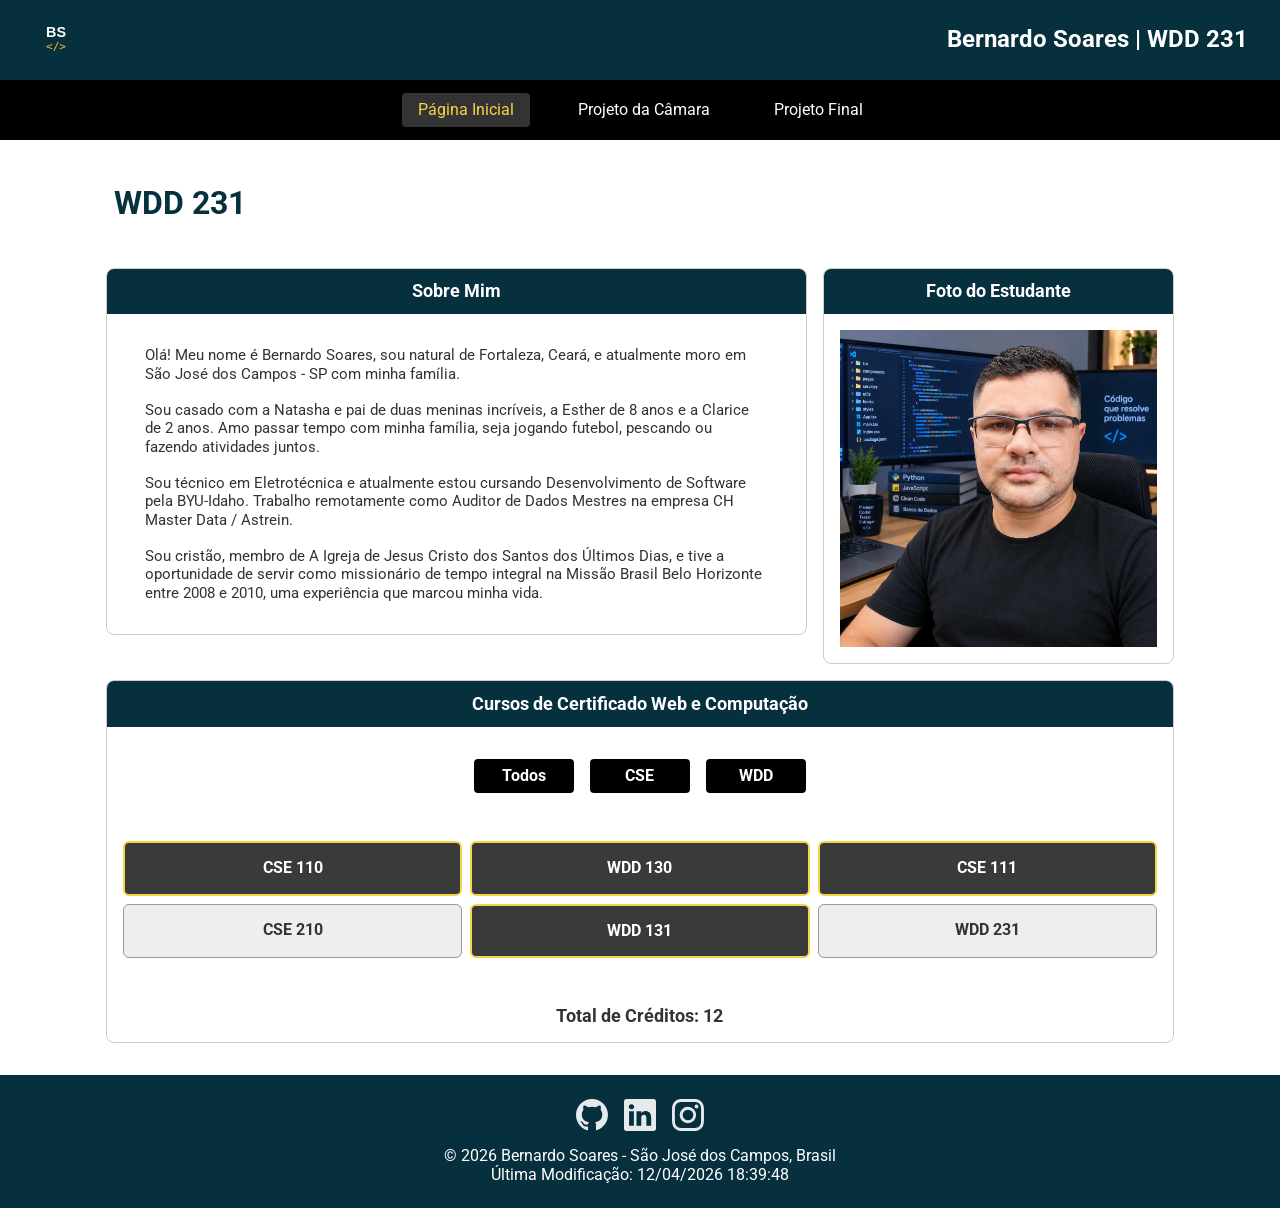
<file: index.html>
<!DOCTYPE html>
<html lang="pt-BR">

<head>
  <meta charset="UTF-8">
  <meta name="viewport" content="width=device-width, initial-scale=1.0">
  <meta property="og:title" content="WDD 231 - Página Inicial">
  <meta property="og:description"
    content="Página inicial do curso WDD 231 com informações, projetos futuros e habilidades adquiridas em classes anteriores.">
  <meta property="og:image" content="https://bernardosoares-edu.github.io/wdd231/imagens/og-imagem.png">
  <meta property="og:url" content="https://bernardosoares-edu.github.io/wdd231/">

  <title>WDD 231 - Página Inicial</title>
  <meta name="description"
    content="Página inicial WDD 231 com informações sobre o curso e projetos futuros, mostrando habilidades adquiridas em classes anteriores">
  <meta name="author" content="Bernardo Soares da Silva Filho">
  <link rel="preconnect" href="https://fonts.googleapis.com">
  <link rel="preconnect" href="https://fonts.gstatic.com" crossorigin>
  <link href="https://fonts.googleapis.com/css2?family=Roboto:wght@400;700&display=swap" rel="stylesheet">
  <link rel="icon" href="favicon.ico">
  <link rel="stylesheet" href="estilos/normalize.css">
  <link rel="stylesheet" href="estilos/telas-pequenas.css">
  <link rel="stylesheet" href="estilos/telas-grandes.css">

  <script src="scripts/navegacao.js" defer></script>
  <script src="scripts/data.js" defer></script>
  <script src="scripts/curso.js" defer></script>
</head>

<body>
  <header>
    <img class="site-logo" src="imagens/logo.svg" alt="Logo BS </>">
    <span>Bernardo Soares | WDD 231</span>
    <button id="menu" aria-label="Abrir menu">☰</button>
  </header>

  <nav>
    <a href="index.html">Página Inicial</a>
    <a href="chamber/index.html">Projeto da Câmara</a>
    <a href="final/index.html">Projeto Final</a>
  </nav>

  <main>
    <h1>WDD 231</h1>

    <section class="sobre">
      <h2>Sobre Mim</h2>
      <div class="sobre-texto">
        <p>Olá! Meu nome é Bernardo Soares, sou natural de Fortaleza, Ceará, e atualmente moro em São José dos Campos -
          SP com minha família.
          <br><br>
          Sou casado com a Natasha e pai de duas meninas incríveis, a Esther de 8 anos e a Clarice de 2 anos. Amo passar
          tempo com minha família, seja jogando futebol, pescando ou fazendo atividades juntos.
          <br><br>
          Sou técnico em Eletrotécnica e atualmente estou cursando Desenvolvimento de Software pela BYU-Idaho. Trabalho
          remotamente como Auditor de Dados Mestres na empresa CH Master Data / Astrein.
          <br><br>
          Sou cristão, membro de A Igreja de Jesus Cristo dos Santos dos Últimos Dias, e tive a oportunidade de servir
          como missionário de tempo integral na Missão Brasil Belo Horizonte entre 2008 e 2010, uma experiência que
          marcou minha vida.
        </p>
      </div>
    </section>

    <section class="foto">
      <h2>Foto do Estudante</h2>
      <img src="imagens/foto-estudante.webp" alt="Foto do estudante Bernardo Soares" loading="lazy" width="1254"
        height="1254">
    </section>

    <section class="cursos">
      <h2>Cursos de Certificado Web e Computação</h2>

      <div class="filtros">
        <button id="todos">Todos</button>
        <button id="cse">CSE</button>
        <button id="wdd">WDD</button>
      </div>

      <div id="cursos-lista">
        <!-- O JS vai preencher aqui automaticamente -->
      </div>

      <p id="total-creditos"></p>
    </section>
  </main>
  <dialog id="infos-do-curso"></dialog>

  <footer>
    <div class="social">
      <a href="https://github.com/bernardosoares-edu" target="_blank"><img src="imagens/github.svg" alt="GitHub"></a>
      <a href="https://linkedin.com/in/bernardo-soares" target="_blank"><img src="imagens/linkedin.svg"
          alt="LinkedIn"></a>
      <a href="https://instagram.com/bernardo8oares" target="_blank"><img src="imagens/instagram.svg"
          alt="Instagram"></a>
    </div>
    <p>&copy; <span id="anoAtual"></span> Bernardo Soares - São José dos Campos, Brasil</p>
    <p id="ultimaModificacao"></p>
  </footer>
</body>

</html>
</file>
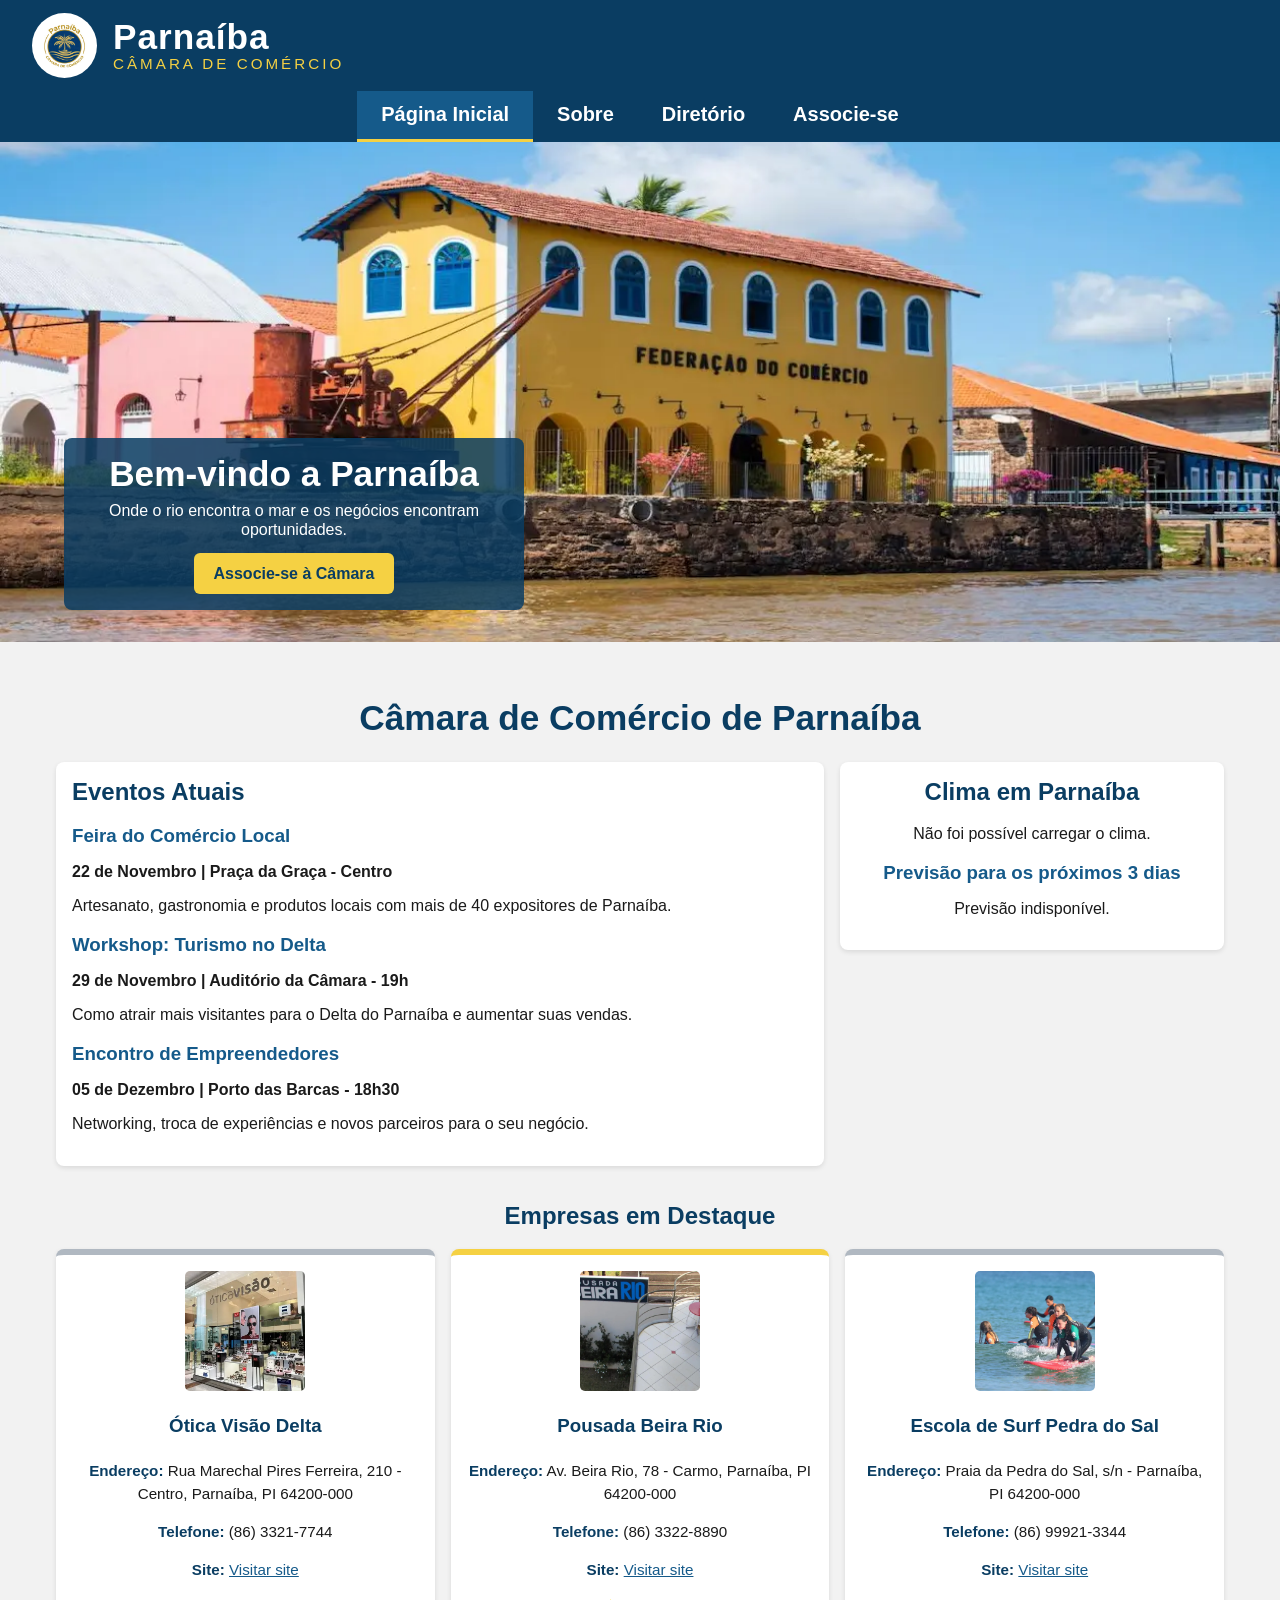
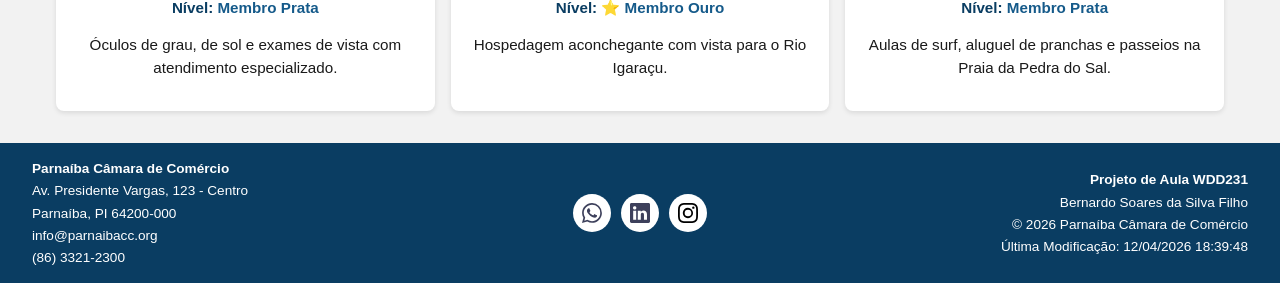
<file: camara/index.html>
<!DOCTYPE html>
<html lang="pt-BR">

<head>
    <meta charset="UTF-8">
    <meta name="viewport" content="width=device-width, initial-scale=1.0">
    <title>Parnaíba - Câmara de Comércio | Página Inicial</title>
    <meta name="description"
        content="Câmara de Comércio de Parnaíba, PI - Conectando empresas locais, promovendo o Delta do Parnaíba, eventos e oportunidades para o comércio da região.">
    <meta name="author" content="Bernardo Soares da Silva Filho">

    <meta property="og:title" content="Parnaíba - Câmara de Comércio | Página Inicial">
    <meta property="og:description" content="Conectando empresas, promovendo o comércio local e o Delta do Parnaíba.">
    <meta property="og:image" content="https://bernardosoares-edu.github.io/wdd231/camara/imagens/logo-camara.webp">
    <meta property="og:url" content="https://bernardosoares-edu.github.io/wdd231/camara/index.html">

    <link rel="preconnect" href="https://fonts.googleapis.com">
    <link rel="preconnect" href="https://fonts.gstatic.com" crossorigin>
    <link href="https://fonts.googleapis.com/css2?family=Roboto:wght@400;700&display=swap" rel="stylesheet">
    <link rel="icon" href="logo-camara.ico">
    <link rel="stylesheet" href="estilos/normalize.css">
    <link rel="stylesheet" href="estilos/telas-pequenas.css">
    <link rel="stylesheet" href="estilos/telas-grandes.css">

    <script src="scripts/inicio.js" defer></script>
</head>

<body>
    <header>
        <div class="logo-titulo">
            <img src="imagens/logo-camara.jpg" alt="Logo Parnaíba Câmara de Comércio" width="60" height="60">
            <div class="titulo">
                <span class="nome-cidade">Parnaíba</span>
                <span class="nome-camara">Câmara de Comércio</span>
            </div>
        </div>
        <button id="menu" aria-label="Abrir menu">☰</button>
    </header>

    <nav id="navegacao">
        <a href="index.html" class="ativo">Página Inicial</a>
        <a href="sobre.html">Sobre</a>
        <a href="diretorio.html">Diretório</a>
        <a href="associacao.html">Associe-se</a>
    </nav>

    <!-- HERO -->
    <section class="hero">
        <img src="imagens/porto-das-barcas.webp" alt="Porto das Barcas em Parníba" width="1258" height="600"
            fetchpriority="high">
        <div class="hero-texto">
            <h2 class="hero-titulo">Bem-vindo a Parnaíba</h2>
            <p>Onde o rio encontra o mar e os negócios encontram oportunidades.</p>
            <a href="associacao.html" class="cta-btn">Associe-se à Câmara</a>
        </div>
    </section>


    <main>

        <h1>Câmara de Comércio de Parnaíba</h1>
        
        <!-- EVENTOS + CLIMA -->
        <div class="inicio-grid">
            <section class="eventos card">
                <h2>Eventos Atuais</h2>
                <article>
                    <h3>Feira do Comércio Local</h3>
                    <p><strong>22 de Novembro | Praça da Graça - Centro</strong></p>
                    <p>Artesanato, gastronomia e produtos locais com mais de 40 expositores de Parnaíba.</p>
                </article>
                <article>
                    <h3>Workshop: Turismo no Delta</h3>
                    <p><strong>29 de Novembro | Auditório da Câmara - 19h</strong></p>
                    <p>Como atrair mais visitantes para o Delta do Parnaíba e aumentar suas vendas.</p>
                </article>
                <article>
                    <h3>Encontro de Empreendedores</h3>
                    <p><strong>05 de Dezembro | Porto das Barcas - 18h30</strong></p>
                    <p>Networking, troca de experiências e novos parceiros para o seu negócio.</p>
                </article>
            </section>

            <section class="clima card">
                <h2>Clima em Parnaíba</h2>
                <div id="clima-atual">
                    <p>Carregando clima...</p>
                </div>
                <h3>Previsão para os próximos 3 dias</h3>
                <div id="previsao"></div>
            </section>
        </div>

        <!-- SPOTLIGHTS -->
        <section class="spotlights">
            <h2>Empresas em Destaque</h2>
            <div id="spotlights-container" class="spotlights-grid"></div>
        </section>
    </main>

    <footer>
        <div class="footer-esquerda">
            <p><strong>Parnaíba Câmara de Comércio</strong></p>
            <p>Av. Presidente Vargas, 123 - Centro</p>
            <p>Parnaíba, PI 64200-000</p>
            <p>info@parnaibacc.org</p>
            <p>(86) 3321-2300</p>
        </div>

        <div class="footer-meio">
            <div class="redes-sociais">
                <a href="https://web.whatsapp.com/" target="_blank"><img src="imagens/whatsapp.svg" width="20"
                        height="20" alt="whatsapp"></a>
                <a href="https://linkedin.com/in/bernardo-soares" target="_blank"><img src="imagens/linkedin.svg"
                        width="20" height="20" alt="LinkedIn"></a>
                <a href="https://instagram.com/bernardo8oares" target="_blank"><img src="imagens/instagram.svg"
                        width="20" height="20" alt="Instagram"></a>
            </div>
        </div>
        <div class="footer-direita">
            <p><strong>Projeto de Aula WDD231</strong></p>
            <p>Bernardo Soares da Silva Filho</p>
            <p>&copy; <span id="ano-atual"></span> Parnaíba Câmara de Comércio</p>
            <p>Última Modificação: <span id="ultima-modificacao"></span></p>
        </div>
    </footer>
</body>

</html>
</file>
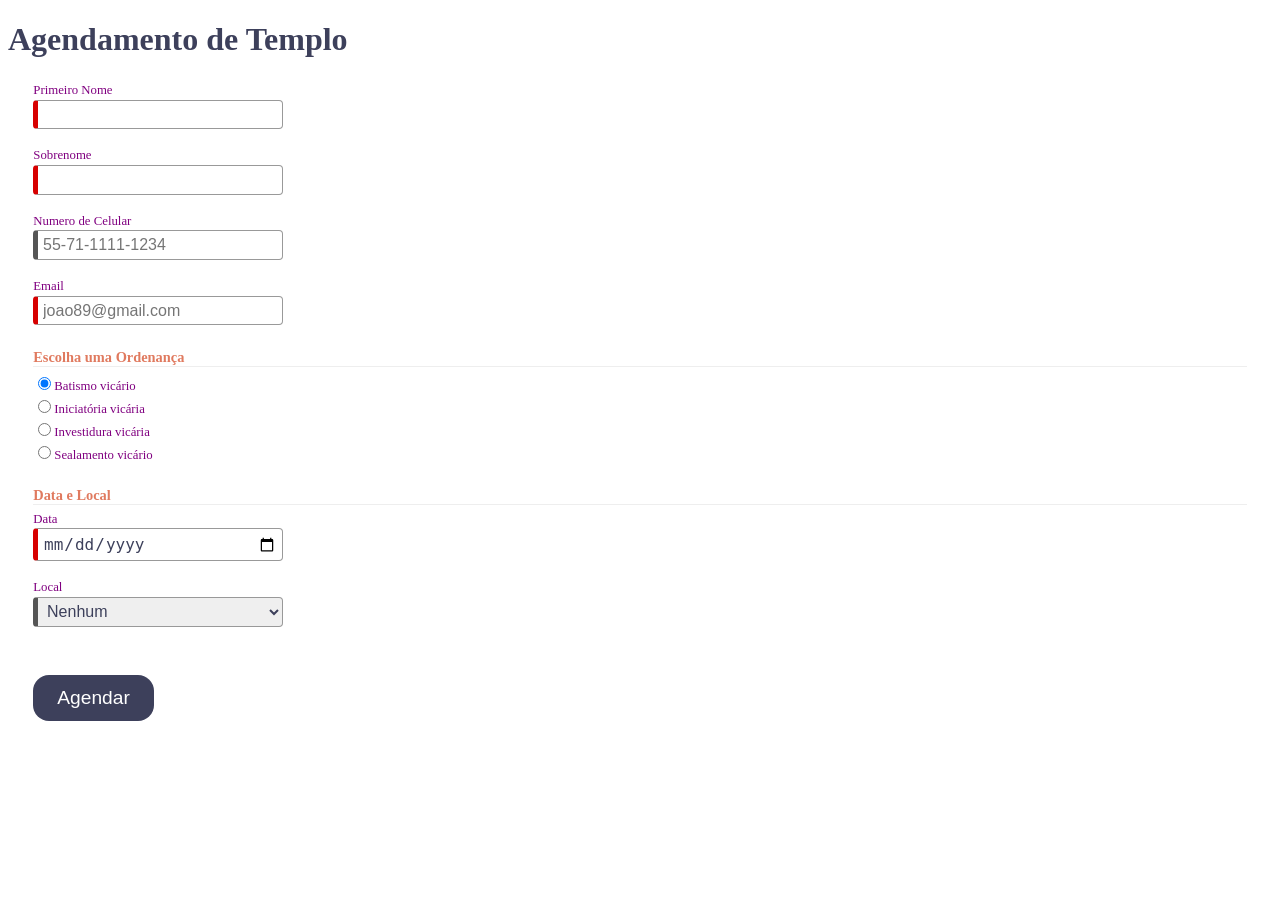
<file: comeceAqui/index.html>
<!DOCTYPE html>
<html lang="pt-br">

<head>
  <meta charset="UTF-8">
  <meta name="viewport" content="width=device-width, initial-scale=1.0">
  <meta name="description" content="Arquivo inicial do Web Lababóritorio">
  <meta name="author" content="Paul Cheney">

  <link rel="stylesheet" href="estilos/pequeno.css">
  <link rel="stylesheet" href="estilos/grande.css">

  <title>Arquivo inicial do Web Laboratório</title>
</head>

<body>

  <main>
    <h1>Agendamento de Templo</h1>

    <form method="GET" action="obrigado.html" class="designUm">
        <label>Primeiro Nome <input type="text" name="primeiro" required autocomplete="given-name" title="Seu Primeiro Nome"></label>
        <label>Sobrenome <input type="text" name="sobrenome" required autocomplete="family-name" title="Seu Sobrenome"></label>
        <label>Numero de Celular <input type="tel" name="celular" autocomplete="tel" title="Um Número de Telefone com traços" placeholder="55-71-1111-1234" ></label>
        <label>Email <input type="email" name="email" required placeholder="joao89@gmail.com"  title="Seu Email" autocomplete="email"></label>
  

        <h3>Escolha uma Ordenança</h3>
        <label><input type="radio" name="ordenancas" value="Batismo" checked>Batismo vicário</label>
        <label><input type="radio" name="ordenancas" value="Iniciatória">Iniciatória vicária</label>
        <label><input type="radio" name="ordenancas" value="Investidura">Investidura vicária</label>
        <label><input type="radio" name="ordenancas" value="Sealamento">Sealamento vicário</label>

        
        <h3>Data e Local</h3>
        <label>Data <input type="date" name="data" required></label>

        <label>Local
          <select name="local" required>
            <option value="">Nenhum</option>
            <option value="Payson">Payson</option>
            <option value="Orem">Orem</option>
            <option value="Centro da Cidade do Provo ">Centro da Cidade do Provo</option>
          </select>
        </label>

        <input type="submit" value="Agendar">
    </form>

    
  </main>

</body>
</html>
</file>
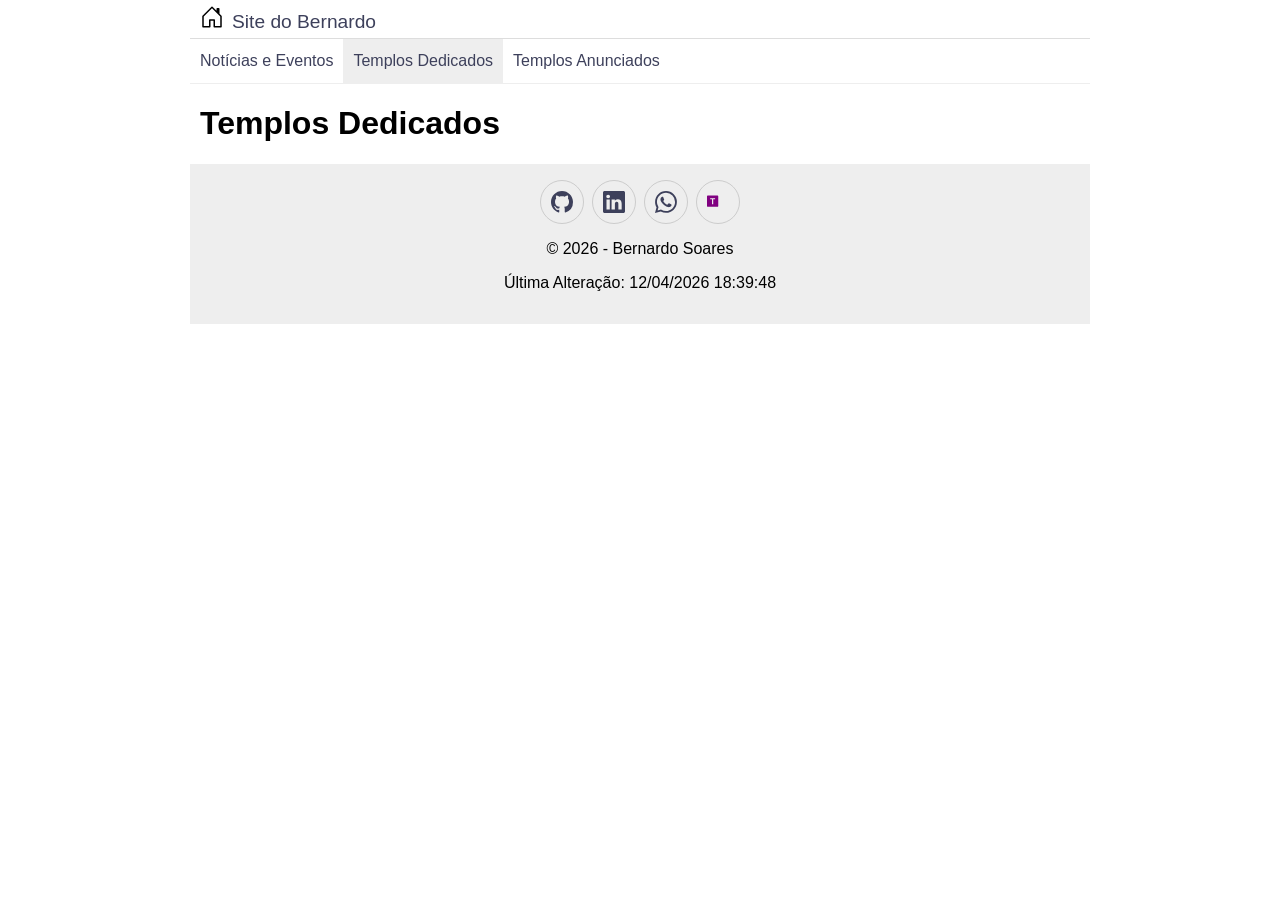
<file: semana01/index.html>
<!DOCTYPE html>
<html lang="pt-br">

<head>
    <meta charset="UTF-8">
    <meta name="viewport" content="width=device-width, initial-scale=1.0">
    <title>Document</title>

    <!-- Arquivos CSS -->
    <link rel="stylesheet" href="estilos/normalize.css">
    <link rel="stylesheet" href="estilos/telas-pequenas.css">
    <link rel="stylesheet" href="estilos/telas-grandes.css">
    <!--Arquivos js-->
    <script src="scripts/getDates.js" defer></script>
    <script src="scripts/navegacao.js" defer></script>

</head>

<body>

    <header>
        <img src="imagens/house-door.svg" alt="logotipo do site" width="512" height="512">
        <span>Site do Bernardo</span>
        <button id="botao-de-nav" class="hamburger" aria-label="navegação"></button>
    </header>
    <nav id="barra-navegacao" class="navegacao">
        <ul>
            <li><a href="#">Notícias e Eventos</a></li>
            <li class="atual"><a href="#">Templos Dedicados</a></li>
            <li><a href="#">Templos Anunciados</a></li>
        </ul>
    </nav>
    <main>
        <h1>Templos Dedicados</h1>
    </main>
    <footer>
        <div class="social">
            <a href="https://github.com" target="_blank"><img src="imagens/github.svg" alt="Github" width="16" height="16"></a>
            <a href="https://www.linkedin.com" target="_blank"><img src="imagens/linkedin.svg" alt="Linkedin" width="16" height="16"></a>
            <a href="https://www.whatsapp.com" target="_blank"><img src="imagens/whatsapp.svg" alt="Whatsapp" width="16" height="16"></a>
            <a href="https://teams.microsoft.com" target="_blank"><img src="imagens/microsoft-teams.svg" alt="Teams" width="48" height="48"></a>
        </div>
        <p>&copy; <span id="ano-atual"></span> - Bernardo Soares</p>
        <p>Última Alteração: <span id="lastModified"></span></p>
    </footer>

</body>

</html>
</file>
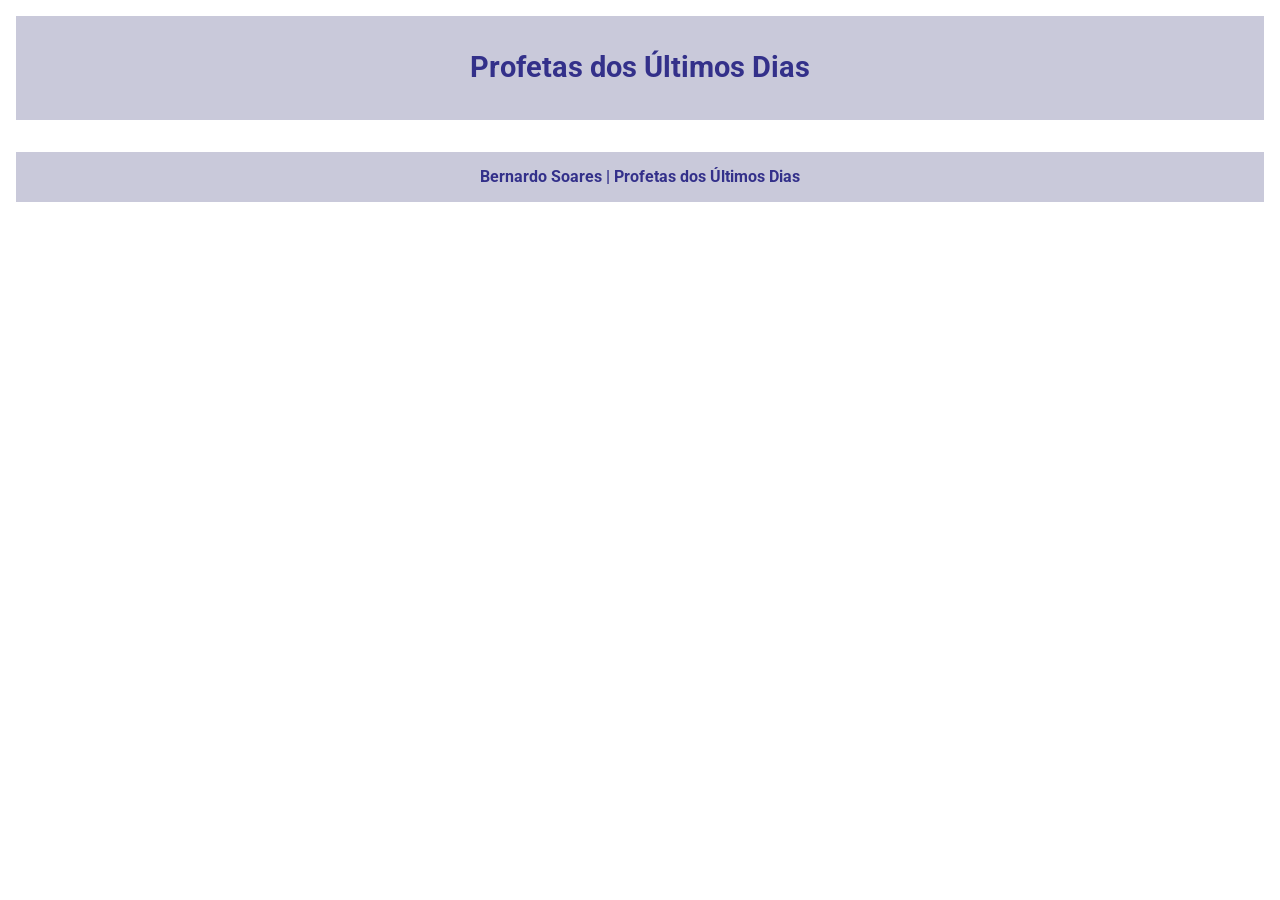
<file: profetas.html>
<!DOCTYPE html>
<html lang="pt-BR">

<head>
    <meta charset="UTF-8">
    <meta name="viewport" content="width=device-width, initial-scale=1.0">
    <meta property="og:title" content="Profetas dos Últimos Dias">
    <meta property="og:description" content="Dados de profetas armazenados no formato JSON">
    <meta property="og:image" content="https://bernardosoares-edu.github.io/wdd231/imagens/og-imagem.png">
    <meta property="og:url" content="https://bernardosoares-edu.github.io/wdd231/profetas.html">

    <title>Profetas dos Últimos Dias</title>
    <meta name="description" content="Dados de profetas armazenados no formato JSON">
    <meta name="author" content="Bernardo Soares da Silva Filho">
    <link rel="preconnect" href="https://fonts.googleapis.com">
    <link rel="preconnect" href="https://fonts.gstatic.com" crossorigin>
    <link href="https://fonts.googleapis.com/css2?family=Roboto:wght@400;700&display=swap" rel="stylesheet">
    <link rel="icon" href="favicon.ico">
    <link rel="stylesheet" href="estilos/normalize.css">
    <link rel="stylesheet" href="estilos/profetas.css">

    <script src="scripts/profetas.js" defer></script>

</head>

<body>
    <header>
        <h1>Profetas dos Últimos Dias</h1>
    </header>
    <main>
        <div id="cartoes"></div>
    </main>
    <footer>
        Bernardo Soares | Profetas dos Últimos Dias
    </footer>

</body>

</html>
</file>
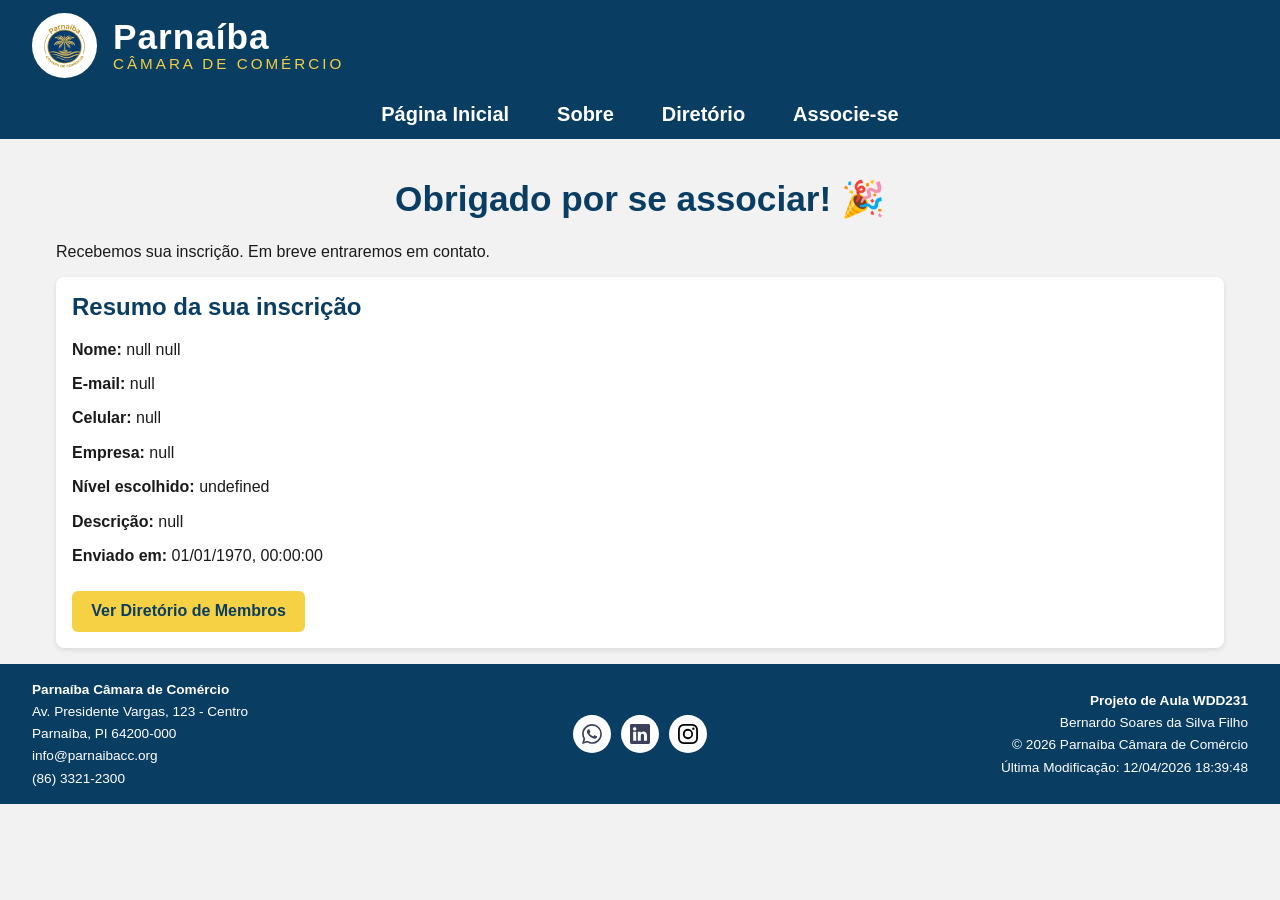
<file: camara/agradecimento.html>
<!DOCTYPE html>
<html lang="pt-BR">

<head>
    <meta charset="UTF-8">
    <meta name="viewport" content="width=device-width, initial-scale=1.0">
    <title>Parnaíba - Câmara de Comércio | Obrigado!</title>
    <meta name="description" content="Obrigado por se associar à Câmara de Comércio de Parnaíba.">
    <meta name="author" content="Bernardo Soares da Silva Filho">

    <meta property="og:title" content="Parnaíba - Câmara de Comércio | Obrigado!">
    <meta property="og:description" content="Sua inscrição foi recebida pela Câmara de Comércio de Parnaíba.">
    <meta property="og:image" content="https://bernardosoares-edu.github.io/wdd231/camara/imagens/logo-camara.webp">
    <meta property="og:url" content="https://bernardosoares-edu.github.io/wdd231/camara/agradecimento.html">

    <link rel="preconnect" href="https://fonts.googleapis.com">
    <link rel="preconnect" href="https://fonts.gstatic.com" crossorigin>
    <link href="https://fonts.googleapis.com/css2?family=Roboto:wght@400;700&display=swap" rel="stylesheet">
    <link rel="icon" href="logo-camara.ico">
    <link rel="stylesheet" href="estilos/normalize.css">
    <link rel="stylesheet" href="estilos/telas-pequenas.css">
    <link rel="stylesheet" href="estilos/telas-grandes.css">

    <script src="scripts/agradecimento.js" defer></script>
</head>

<body>
    <header>
        <div class="logo-titulo">
            <img src="imagens/logo-camara.jpg" alt="Logo Parnaíba Câmara de Comércio" width="60" height="60">
            <div class="titulo">
                <span class="nome-cidade">Parnaíba</span>
                <span class="nome-camara">Câmara de Comércio</span>
            </div>
        </div>
        <button id="menu" aria-label="Abrir menu">☰</button>
    </header>

    <nav id="navegacao">
        <a href="index.html">Página Inicial</a>
        <a href="sobre.html">Sobre</a>
        <a href="diretorio.html">Diretório</a>
        <a href="associacao.html">Associe-se</a>
    </nav>

    <main>
        <h1>Obrigado por se associar! 🎉</h1>
        <p class="subtitulo">Recebemos sua inscrição. Em breve entraremos em contato.</p>

        <section class="card">
            <h2>Resumo da sua inscrição</h2>
            <div id="resultado"></div>
            <a href="diretorio.html" class="cta-btn">Ver Diretório de Membros</a>
        </section>
    </main>

    <footer>
        <div class="footer-esquerda">
            <p><strong>Parnaíba Câmara de Comércio</strong></p>
            <p>Av. Presidente Vargas, 123 - Centro</p>
            <p>Parnaíba, PI 64200-000</p>
            <p>info@parnaibacc.org</p>
            <p>(86) 3321-2300</p>
        </div>

        <div class="footer-meio">
            <div class="redes-sociais">
                <a href="https://web.whatsapp.com/" target="_blank"><img src="imagens/whatsapp.svg" width="20"
                        height="20" alt="whatsapp"></a>
                <a href="https://linkedin.com/in/bernardo-soares" target="_blank"><img src="imagens/linkedin.svg"
                        width="20" height="20" alt="LinkedIn"></a>
                <a href="https://instagram.com/bernardo8oares" target="_blank"><img src="imagens/instagram.svg"
                        width="20" height="20" alt="Instagram"></a>
            </div>
        </div>
        <div class="footer-direita">
            <p><strong>Projeto de Aula WDD231</strong></p>
            <p>Bernardo Soares da Silva Filho</p>
            <p>&copy; <span id="ano-atual"></span> Parnaíba Câmara de Comércio</p>
            <p>Última Modificação: <span id="ultima-modificacao"></span></p>
        </div>
    </footer>
</body>

</html>
</file>
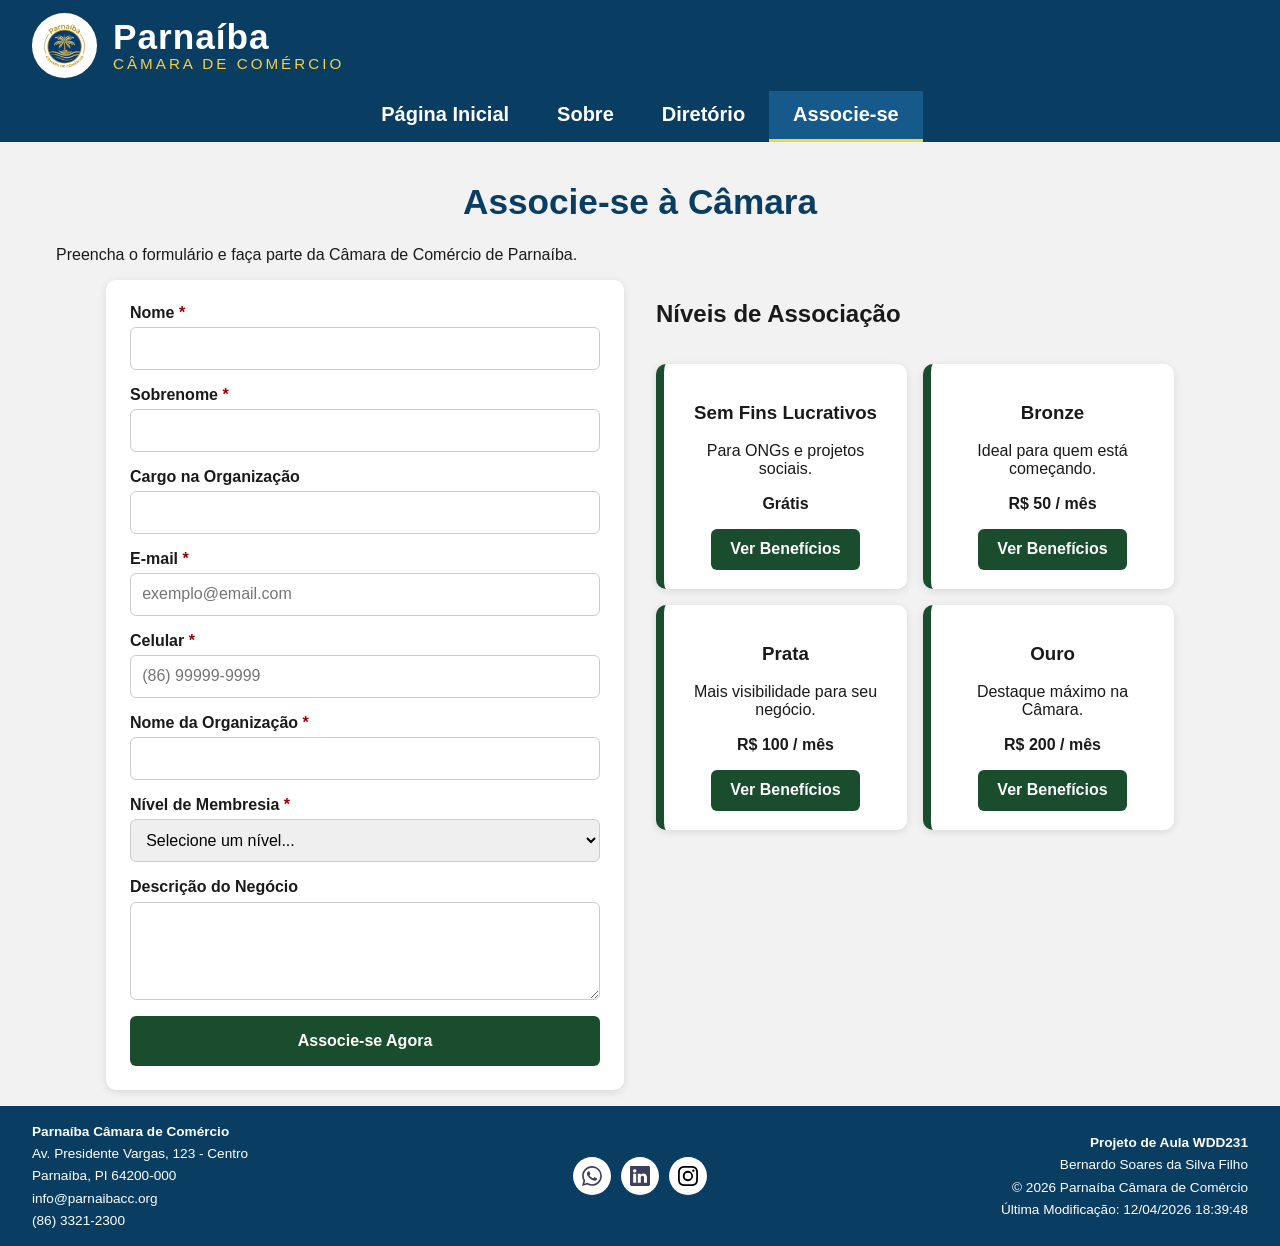
<file: camara/associacao.html>
<!DOCTYPE html>
<html lang="pt-BR">

<head>
    <meta charset="UTF-8">
    <meta name="viewport" content="width=device-width, initial-scale=1.0">
    <title>Parnaíba - Câmara de Comércio | Associe-se</title>
    <meta name="description"
        content="Faça parte da Câmara de Comércio de Parnaíba. Conheça os níveis de associação e preencha o formulário de inscrição.">
    <meta name="author" content="Bernardo Soares da Silva Filho">

    <meta property="og:title" content="Parnaíba - Câmara de Comércio | Associe-se">
    <meta property="og:description" content="Junte-se à Câmara de Comércio de Parnaíba e faça seu negócio crescer.">
    <meta property="og:image" content="https://bernardosoares-edu.github.io/wdd231/camara/imagens/logo-camara.webp">
    <meta property="og:url" content="https://bernardosoares-edu.github.io/wdd231/camara/associacao.html">

    <link rel="preconnect" href="https://fonts.googleapis.com">
    <link rel="preconnect" href="https://fonts.gstatic.com" crossorigin>
    <link href="https://fonts.googleapis.com/css2?family=Roboto:wght@400;700&display=swap" rel="stylesheet">
    <link rel="icon" href="logo-camara.ico">
    <link rel="stylesheet" href="estilos/normalize.css">
    <link rel="stylesheet" href="estilos/telas-pequenas.css">
    <link rel="stylesheet" href="estilos/telas-grandes.css">

    <script src="scripts/associe-se.js" defer></script>
</head>

<body>
    <header>
        <div class="logo-titulo">
            <img src="imagens/logo-camara.jpg" alt="Logo Parnaíba Câmara de Comércio" width="60" height="60">
            <div class="titulo">
                <span class="nome-cidade">Parnaíba</span>
                <span class="nome-camara">Câmara de Comércio</span>
            </div>
        </div>
        <button id="menu" aria-label="Abrir menu">☰</button>
    </header>

    <nav id="navegacao">
        <a href="index.html">Página Inicial</a>
        <a href="sobre.html">Sobre</a>
        <a href="diretorio.html">Diretório</a>
        <a href="associacao.html" class="ativo">Associe-se</a>
    </nav>

    <main>
        <h1>Associe-se à Câmara</h1>
        <p class="subtitulo">Preencha o formulário e faça parte da Câmara de Comércio de Parnaíba.</p>

        <div class="associe-se-grid">

            <form method="get" action="agradecimento.html" class="form-associe-se">
                <label>
                    <span>Nome <span class="asterisco">*</span></span>
                    <input type="text" name="nome" title="Digite seu nome" autocomplete="given-name" required>
                </label>

                <label>
                    <span>Sobrenome <span class="asterisco">*</span></span>
                    <input type="text" name="sobrenome" title="Digite seu sobrenome" autocomplete="family-name"
                        required>
                </label>

                <label>
                    <span>Cargo na Organização</span>
                    <input type="text" id="cargo-na-organizacao" name="cargo-na-organizacao"
                        title="Apenas letras, hífens e espaços, mínimo de 7 caracteres."
                        autocomplete="cargo-na-organizacao" pattern="[a-zA-Z\- ]{7,}">
                </label>

                <label>
                    <span>E-mail <span class="asterisco">*</span></span>
                    <input type="email" name="email" title="Digite um e-mail válido" autocomplete="email"
                        placeholder="exemplo@email.com" required>
                </label>

                <label>
                    <span>Celular <span class="asterisco">*</span></span>
                    <input type="tel" name="celular" title="Digite seu celular" autocomplete="tel"
                        placeholder="(86) 99999-9999" required>
                </label>

                <label>
                    <span>Nome da Organização <span class="asterisco">*</span></span>
                    <input type="text" id="organizacao" name="organizacao" title="Digite o nome da sua organização"
                        autocomplete="organizacao" required>
                </label>

                <label for="membership">
                    <span>Nível de Membresia <span class="asterisco">*</span></span>
                    <select id="membership" name="membership" required>
                        <option value="">Selecione um nível...</option>
                        <option value="np">NP Membership</option>
                        <option value="bronze">Bronze Membership</option>
                        <option value="silver">Silver Membership</option>
                        <option value="gold">Gold Membership</option>
                    </select>
                </label>

                <label>
                    <span>Descrição do Negócio</span>
                    <textarea name="descricao" title="Descreva seu negócio" rows="4"></textarea>
                </label>

                <input type="hidden" name="timestamp" id="timestamp">

                <input type="submit" value="Associe-se Agora">
            </form>
            <!-- CARTÕES DE NÍVEL -->
            <section class="niveis">
                <h2>Níveis de Associação</h2>

                <div class="card-nivel sem-fins">
                    <h3>Sem Fins Lucrativos</h3>
                    <p>Para ONGs e projetos sociais.</p>
                    <p><strong>Grátis</strong></p>
                    <button data-modal="modal-sem-fins">Ver Benefícios</button>
                </div>

                <div class="card-nivel bronze">
                    <h3>Bronze</h3>
                    <p>Ideal para quem está começando.</p>
                    <p><strong>R$ 50 / mês</strong></p>
                    <button data-modal="modal-bronze">Ver Benefícios</button>
                </div>

                <div class="card-nivel prata">
                    <h3>Prata</h3>
                    <p>Mais visibilidade para seu negócio.</p>
                    <p><strong>R$ 100 / mês</strong></p>
                    <button data-modal="modal-prata">Ver Benefícios</button>
                </div>

                <div class="card-nivel ouro">
                    <h3>Ouro</h3>
                    <p>Destaque máximo na Câmara.</p>
                    <p><strong>R$ 200 / mês</strong></p>
                    <button data-modal="modal-ouro">Ver Benefícios</button>
                </div>
            </section>

        </div>
    </main>

    <!-- MODAIS -->
    <dialog id="modal-sem-fins">
        <button class="fechar">❌</button>
        <h2>Sem Fins Lucrativos</h2>
        <p><strong>Grátis</strong></p>
        <ul>
            <li>Participação em eventos</li>
            <li>Receber nossa newsletter</li>
            <li>Networking com membros</li>
        </ul>
    </dialog>

    <dialog id="modal-bronze">
        <button class="fechar">❌</button>
        <h2>Bronze - R$ 50 / mês</h2>
        <ul>
            <li>Tudo do Sem Fins Lucrativos</li>
            <li>Listagem no Diretório</li>
            <li>Desconto em cursos</li>
        </ul>
    </dialog>

    <dialog id="modal-prata">
        <button class="fechar">❌</button>
        <h2>Prata - R$ 100 / mês</h2>
        <ul>
            <li>Tudo do Bronze</li>
            <li>Destaque na página inicial</li>
            <li>Divulgação nas redes sociais</li>
            <li>1 treinamento gratuito por ano</li>
        </ul>
    </dialog>

    <dialog id="modal-ouro">
        <button class="fechar">❌</button>
        <h2>Ouro - R$ 200 / mês</h2>
        <ul>
            <li>Tudo do Prata</li>
            <li>Banner na página inicial</li>
            <li>Prioridade em eventos</li>
            <li>Consultoria e mentoria</li>
        </ul>
    </dialog>

    <footer>
        <div class="footer-esquerda">
            <p><strong>Parnaíba Câmara de Comércio</strong></p>
            <p>Av. Presidente Vargas, 123 - Centro</p>
            <p>Parnaíba, PI 64200-000</p>
            <p>info@parnaibacc.org</p>
            <p>(86) 3321-2300</p>
        </div>

        <div class="footer-meio">
            <div class="redes-sociais">
                <a href="https://web.whatsapp.com/" target="_blank"><img src="imagens/whatsapp.svg" width="20"
                        height="20" alt="whatsapp"></a>
                <a href="https://linkedin.com/in/bernardo-soares" target="_blank"><img src="imagens/linkedin.svg"
                        width="20" height="20" alt="LinkedIn"></a>
                <a href="https://instagram.com/bernardo8oares" target="_blank"><img src="imagens/instagram.svg"
                        width="20" height="20" alt="Instagram"></a>
            </div>
        </div>
        <div class="footer-direita">
            <p><strong>Projeto de Aula WDD231</strong></p>
            <p>Bernardo Soares da Silva Filho</p>
            <p>&copy; <span id="ano-atual"></span> Parnaíba Câmara de Comércio</p>
            <p>Última Modificação: <span id="ultima-modificacao"></span></p>
        </div>
    </footer>
</body>

</html>
</file>
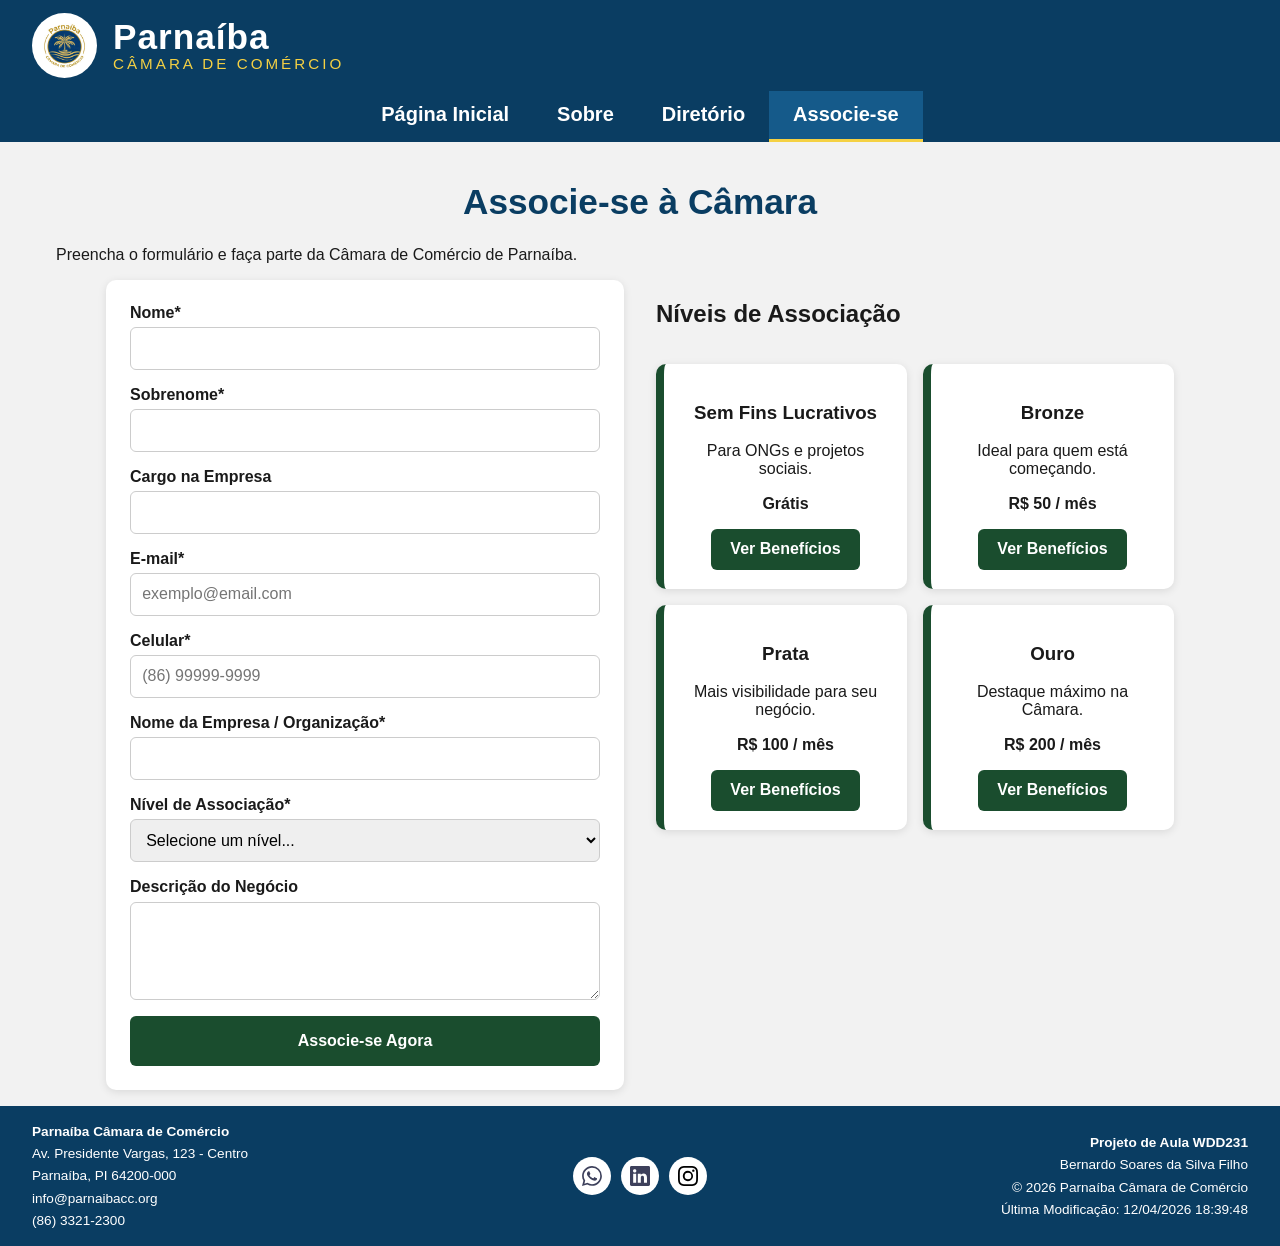
<file: camara/associe-se.html>
<!DOCTYPE html>
<html lang="pt-BR">

<head>
    <meta charset="UTF-8">
    <meta name="viewport" content="width=device-width, initial-scale=1.0">
    <title>Parnaíba - Câmara de Comércio | Associe-se</title>
    <meta name="description"
        content="Faça parte da Câmara de Comércio de Parnaíba. Conheça os níveis de associação e preencha o formulário de inscrição.">
    <meta name="author" content="Bernardo Soares da Silva Filho">

    <meta property="og:title" content="Parnaíba - Câmara de Comércio | Associe-se">
    <meta property="og:description" content="Junte-se à Câmara de Comércio de Parnaíba e faça seu negócio crescer.">
    <meta property="og:image" content="https://bernardosoares-edu.github.io/wdd231/camara/imagens/logo-camara.webp">
    <meta property="og:url" content="https://bernardosoares-edu.github.io/wdd231/camara/associe-se.html">

    <link rel="preconnect" href="https://fonts.googleapis.com">
    <link rel="preconnect" href="https://fonts.gstatic.com" crossorigin>
    <link href="https://fonts.googleapis.com/css2?family=Roboto:wght@400;700&display=swap" rel="stylesheet">
    <link rel="icon" href="logo-camara.ico">
    <link rel="stylesheet" href="estilos/normalize.css">
    <link rel="stylesheet" href="estilos/telas-pequenas.css">
    <link rel="stylesheet" href="estilos/telas-grandes.css">

    <script src="scripts/associe-se.js" defer></script>
</head>

<body>
    <header>
        <div class="logo-titulo">
            <img src="imagens/logo-camara.jpg" alt="Logo Parnaíba Câmara de Comércio" width="60" height="60">
            <div class="titulo">
                <span class="nome-cidade">Parnaíba</span>
                <span class="nome-camara">Câmara de Comércio</span>
            </div>
        </div>
        <button id="menu" aria-label="Abrir menu">☰</button>
    </header>

    <nav id="navegacao">
        <a href="index.html">Página Inicial</a>
        <a href="sobre.html">Sobre</a>
        <a href="diretorio.html">Diretório</a>
        <a href="associe-se.html" class="ativo">Associe-se</a>
    </nav>

    <main>
        <h1>Associe-se à Câmara</h1>
        <p class="subtitulo">Preencha o formulário e faça parte da Câmara de Comércio de Parnaíba.</p>

        <div class="associe-se-grid">

            <!-- FORMULÁRIO -->
            <form method="get" action="agradecimento.html" class="form-associe-se">
                <label>Nome*
                    <input type="text" name="nome" title="Digite seu nome" autocomplete="given-name" required>
                </label>

                <label>Sobrenome*
                    <input type="text" name="sobrenome" title="Digite seu sobrenome" autocomplete="family-name"
                        required>
                </label>

                <label>Cargo na Empresa
                    <input type="text" name="cargo"
                        title="Digite seu cargo. Mínimo 7 caracteres, só letras, traços e espaços."
                        autocomplete="organization-title" pattern="[A-Za-zÀ-ÿ \-]{7,}">
                </label>

                <label>E-mail*
                    <input type="email" name="email" title="Digite um e-mail válido" autocomplete="email"
                        placeholder="exemplo@email.com" required>
                </label>

                <label>Celular*
                    <input type="tel" name="celular" title="Digite seu celular" autocomplete="tel"
                        placeholder="(86) 99999-9999" required>
                </label>

                <label>Nome da Empresa / Organização*
                    <input type="text" name="empresa" title="Digite o nome da empresa" autocomplete="organization"
                        required>
                </label>

                <label>Nível de Associação*
                    <select name="nivel" required>
                        <option value="" disabled selected>Selecione um nível...</option>
                        <option value="np">Sem Fins Lucrativos</option>
                        <option value="bronze">Bronze</option>
                        <option value="silver">Prata</option>
                        <option value="gold">Ouro</option>
                    </select>
                </label>

                <label>Descrição do Negócio
                    <textarea name="descricao" title="Descreva seu negócio" rows="4"></textarea>
                </label>

                <input type="hidden" name="timestamp" id="timestamp">

                <input type="submit" value="Associe-se Agora">
            </form>
            <!-- CARTÕES DE NÍVEL -->
            <section class="niveis">
                <h2>Níveis de Associação</h2>

                <div class="card-nivel sem-fins">
                    <h3>Sem Fins Lucrativos</h3>
                    <p>Para ONGs e projetos sociais.</p>
                    <p><strong>Grátis</strong></p>
                    <button data-modal="modal-sem-fins">Ver Benefícios</button>
                </div>

                <div class="card-nivel bronze">
                    <h3>Bronze</h3>
                    <p>Ideal para quem está começando.</p>
                    <p><strong>R$ 50 / mês</strong></p>
                    <button data-modal="modal-bronze">Ver Benefícios</button>
                </div>

                <div class="card-nivel prata">
                    <h3>Prata</h3>
                    <p>Mais visibilidade para seu negócio.</p>
                    <p><strong>R$ 100 / mês</strong></p>
                    <button data-modal="modal-prata">Ver Benefícios</button>
                </div>

                <div class="card-nivel ouro">
                    <h3>Ouro</h3>
                    <p>Destaque máximo na Câmara.</p>
                    <p><strong>R$ 200 / mês</strong></p>
                    <button data-modal="modal-ouro">Ver Benefícios</button>
                </div>
            </section>

        </div>
    </main>

    <!-- MODAIS -->
    <dialog id="modal-sem-fins">
        <button class="fechar">❌</button>
        <h2>Sem Fins Lucrativos</h2>
        <p><strong>Grátis</strong></p>
        <ul>
            <li>Participação em eventos</li>
            <li>Receber nossa newsletter</li>
            <li>Networking com membros</li>
        </ul>
    </dialog>

    <dialog id="modal-bronze">
        <button class="fechar">❌</button>
        <h2>Bronze - R$ 50 / mês</h2>
        <ul>
            <li>Tudo do Sem Fins Lucrativos</li>
            <li>Listagem no Diretório</li>
            <li>Desconto em cursos</li>
        </ul>
    </dialog>

    <dialog id="modal-prata">
        <button class="fechar">❌</button>
        <h2>Prata - R$ 100 / mês</h2>
        <ul>
            <li>Tudo do Bronze</li>
            <li>Destaque na página inicial</li>
            <li>Divulgação nas redes sociais</li>
            <li>1 treinamento gratuito por ano</li>
        </ul>
    </dialog>

    <dialog id="modal-ouro">
        <button class="fechar">❌</button>
        <h2>Ouro - R$ 200 / mês</h2>
        <ul>
            <li>Tudo do Prata</li>
            <li>Banner na página inicial</li>
            <li>Prioridade em eventos</li>
            <li>Consultoria e mentoria</li>
        </ul>
    </dialog>

    <footer>
        <div class="footer-esquerda">
            <p><strong>Parnaíba Câmara de Comércio</strong></p>
            <p>Av. Presidente Vargas, 123 - Centro</p>
            <p>Parnaíba, PI 64200-000</p>
            <p>info@parnaibacc.org</p>
            <p>(86) 3321-2300</p>
        </div>

        <div class="footer-meio">
            <div class="redes-sociais">
                <a href="https://web.whatsapp.com/" target="_blank"><img src="imagens/whatsapp.svg" width="20"
                        height="20" alt="whatsapp"></a>
                <a href="https://linkedin.com/in/bernardo-soares" target="_blank"><img src="imagens/linkedin.svg"
                        width="20" height="20" alt="LinkedIn"></a>
                <a href="https://instagram.com/bernardo8oares" target="_blank"><img src="imagens/instagram.svg"
                        width="20" height="20" alt="Instagram"></a>
            </div>
        </div>
        <div class="footer-direita">
            <p><strong>Projeto de Aula WDD231</strong></p>
            <p>Bernardo Soares da Silva Filho</p>
            <p>&copy; <span id="ano-atual"></span> Parnaíba Câmara de Comércio</p>
            <p>Última Modificação: <span id="ultima-modificacao"></span></p>
        </div>
    </footer>
</body>

</html>
</file>
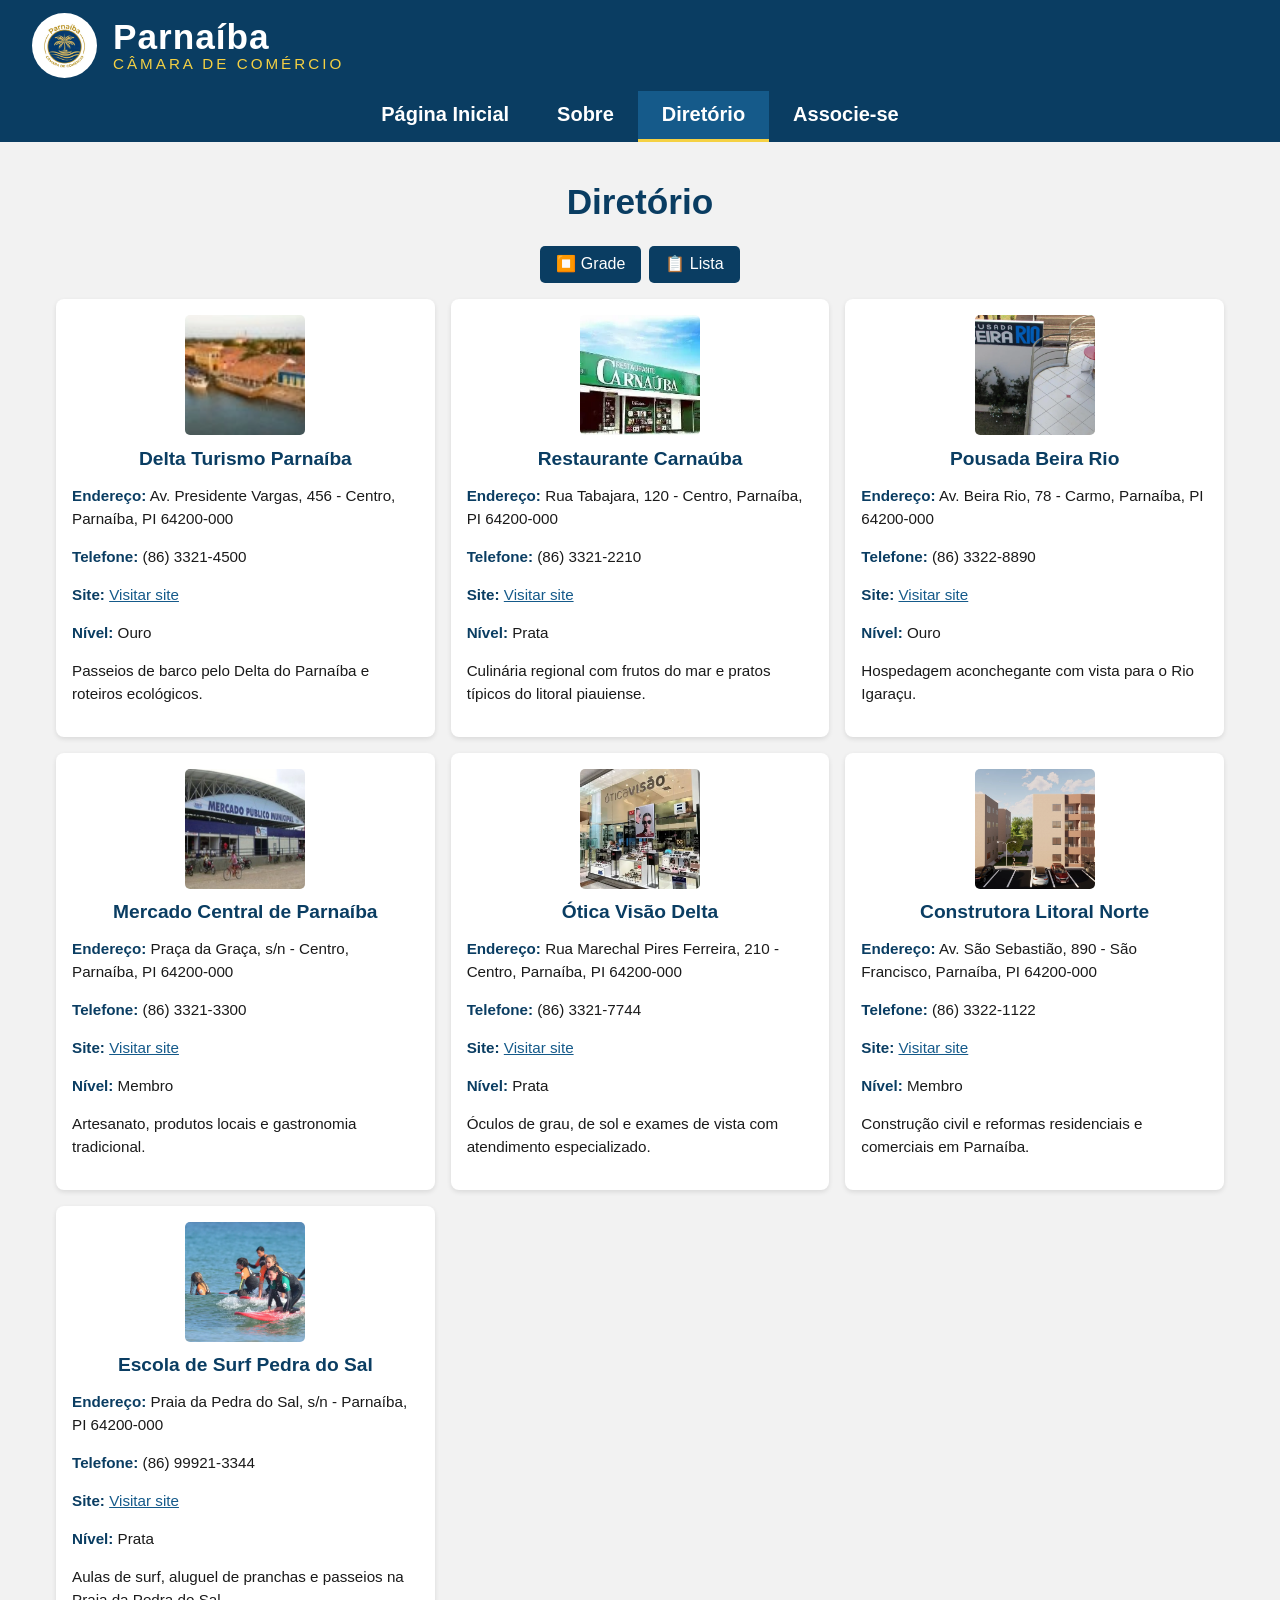
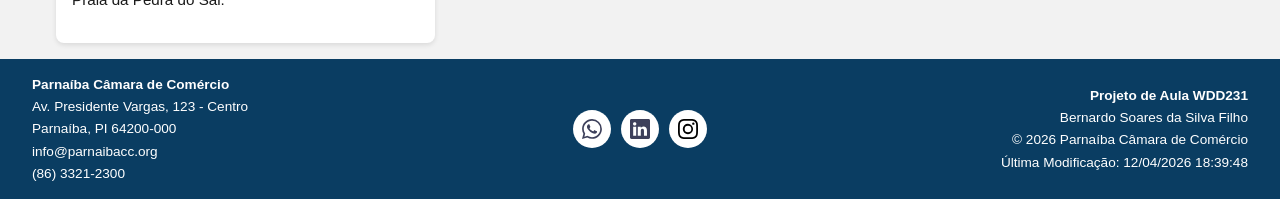
<file: camara/diretorio.html>
<!DOCTYPE html>
<html lang="pt-BR">

<head>
    <meta charset="UTF-8">
    <meta name="viewport" content="width=device-width, initial-scale=1.0">
    <title>Parnaíba - Câmara de Comércio | Diretório</title>
    <meta name="description"
        content="Esta página contém uma lista de empresas e outras organizações locais associadas à câmara de comércio de Parnaíba.">
    <meta name="author" content="Bernardo Soares da Silva Filho">

    <meta property="og:title" content="Parnaíba - Câmara de Comércio | Diretório">
    <meta property="og:description"
        content="Esta página contém uma lista de empresas e outras organizações locais associadas à câmara de comércio de Parnaíba.">
    <meta property="og:image" content="https://bernardosoares-edu.github.io/wdd231/camara/imagens/logo-camara.webp">
    <meta property="og:url" content="https://bernardosoares-edu.github.io/wdd231/camara/diretorio.html">

    <link rel="preconnect" href="https://fonts.googleapis.com">
    <link rel="preconnect" href="https://fonts.gstatic.com" crossorigin>
    <link href="https://fonts.googleapis.com/css2?family=Roboto:wght@400;700&display=swap" rel="stylesheet">
    <link rel="icon" href="logo-camara.ico">
    <link rel="stylesheet" href="estilos/normalize.css">
    <link rel="stylesheet" href="estilos/telas-pequenas.css">
    <link rel="stylesheet" href="estilos/telas-grandes.css">

    <script src="scripts/diretorio.js" defer></script>
</head>

<body>
    <header>
        <div class="logo-titulo">
            <img src="imagens/logo-camara.jpg" alt="Logo Parnaíba Câmara de Comércio" width="60" height="60">
            <div class="titulo">
                <span class="nome-cidade">Parnaíba</span>
                <span class="nome-camara">Câmara de Comércio</span>
            </div>
        </div>
        <button id="menu" aria-label="Abrir menu">☰</button>
    </header>

    <nav id="navegacao">
        <a href="index.html">Página Inicial</a>
        <a href="sobre.html">Sobre</a>
        <a href="diretorio.html" class="ativo">Diretório</a>
        <a href="associacao.html">Associe-se</a>
    </nav>

    <main>
        <h1>Diretório</h1>

        <div class="botoes-visualizacao">
            <button id="grade">⏹️ Grade</button>
            <button id="lista">📋 Lista</button>
        </div>

        <div id="cartoes"></div>
    </main>

    <footer>
        <div class="footer-esquerda">
            <p><strong>Parnaíba Câmara de Comércio</strong></p>
            <p>Av. Presidente Vargas, 123 - Centro</p>
            <p>Parnaíba, PI 64200-000</p>
            <p>info@parnaibacc.org</p>
            <p>(86) 3321-2300</p>
        </div>

        <div class="footer-meio">
            <div class="redes-sociais">
                <a href="https://web.whatsapp.com/" target="_blank"><img src="imagens/whatsapp.svg" width="20" height="20"
                        alt="whatsapp"></a>
                <a href="https://linkedin.com/in/bernardo-soares" target="_blank"><img src="imagens/linkedin.svg" width="20" height="20"
                        alt="LinkedIn"></a>
                <a href="https://instagram.com/bernardo8oares" target="_blank"><img src="imagens/instagram.svg" width="20" height="20"
                        alt="Instagram"></a>
            </div>
        </div>
        <div class="footer-direita">
            <p><strong>Projeto de Aula WDD231</strong></p>
            <p>Bernardo Soares da Silva Filho</p>
            <p>&copy; <span id="ano-atual"></span> Parnaíba Câmara de Comércio</p>
            <p>Última Modificação: <span id="ultima-modificacao"></span></p>
        </div>
    </footer>
</body>

</html>
</file>
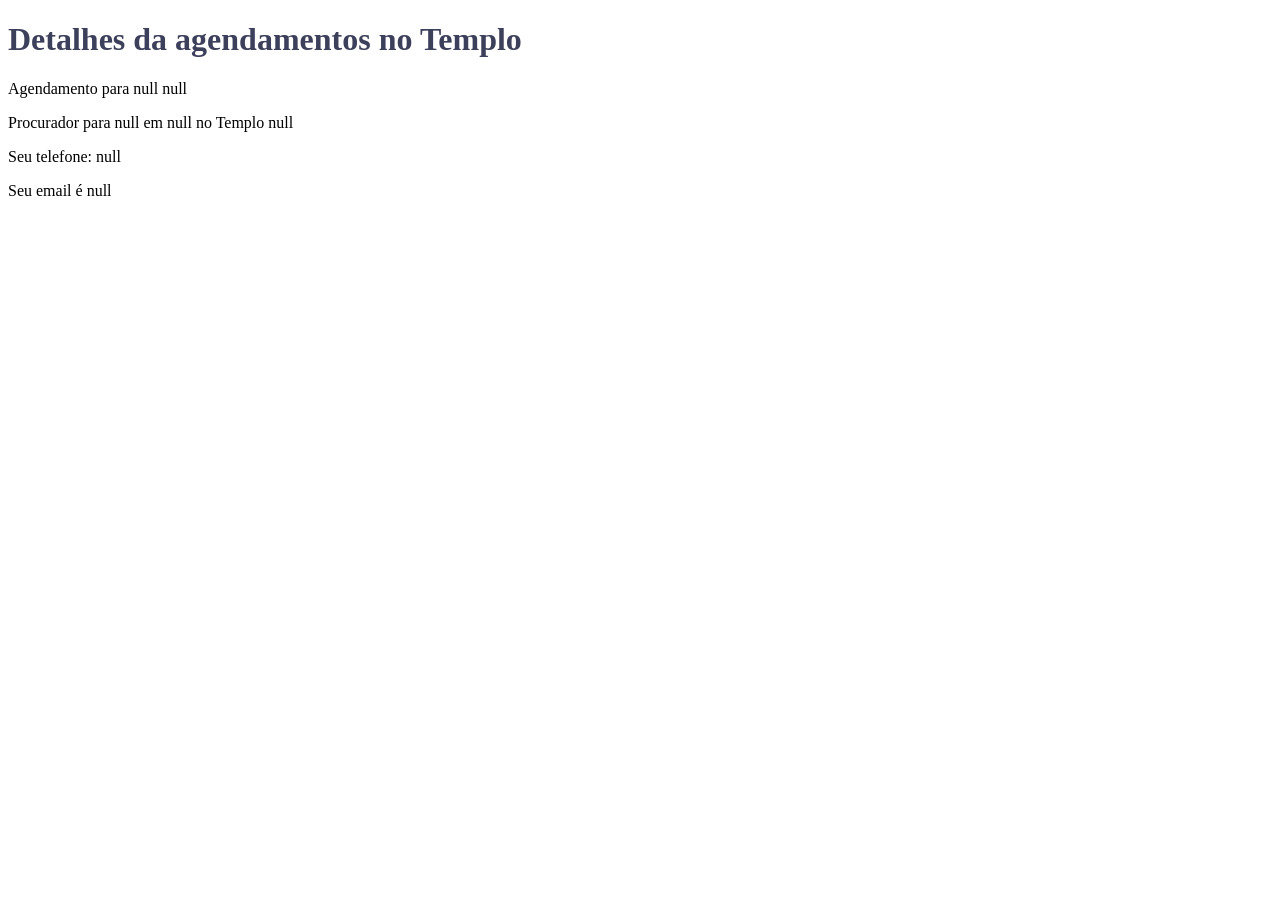
<file: comeceAqui/obrigado.html>
<!DOCTYPE html>
<html lang="pt-br">

<head>
  <meta charset="UTF-8">
  <meta name="viewport" content="width=device-width, initial-scale=1.0">
  <meta name="description" content="Arquivo inicial do Web Lababóritorio">
  <meta name="author" content="Paul Cheney">

  <link rel="stylesheet" href="estilos/pequeno.css">
  <link rel="stylesheet" href="estilos/grande.css">

  <title>Arquivo inicial do Web Lababóritorio</title>
</head>

<body>

  <main>
    <h1>Detalhes da agendamentos no Templo</h1>

    <div id="resultados"></div>

  </main>



  <script src="js/scripts.js"></script>
</body>
</html>
</file>
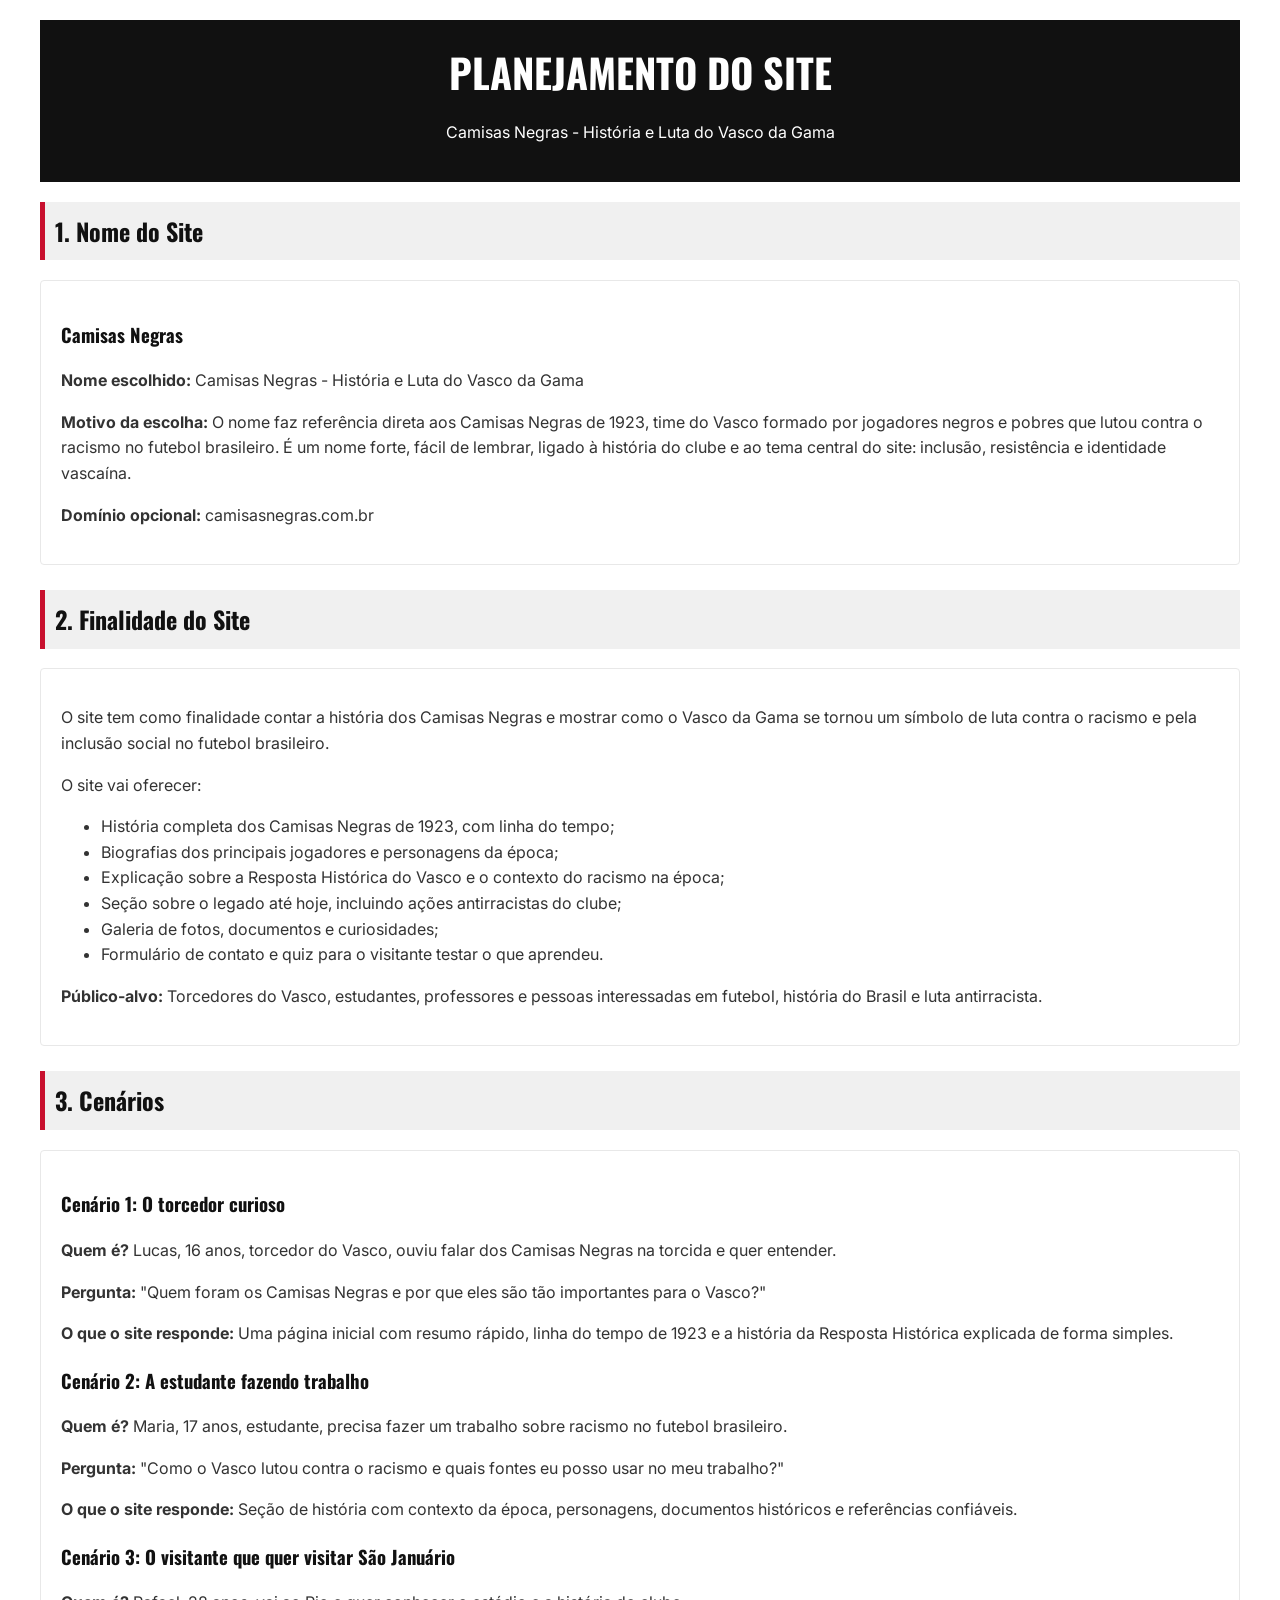
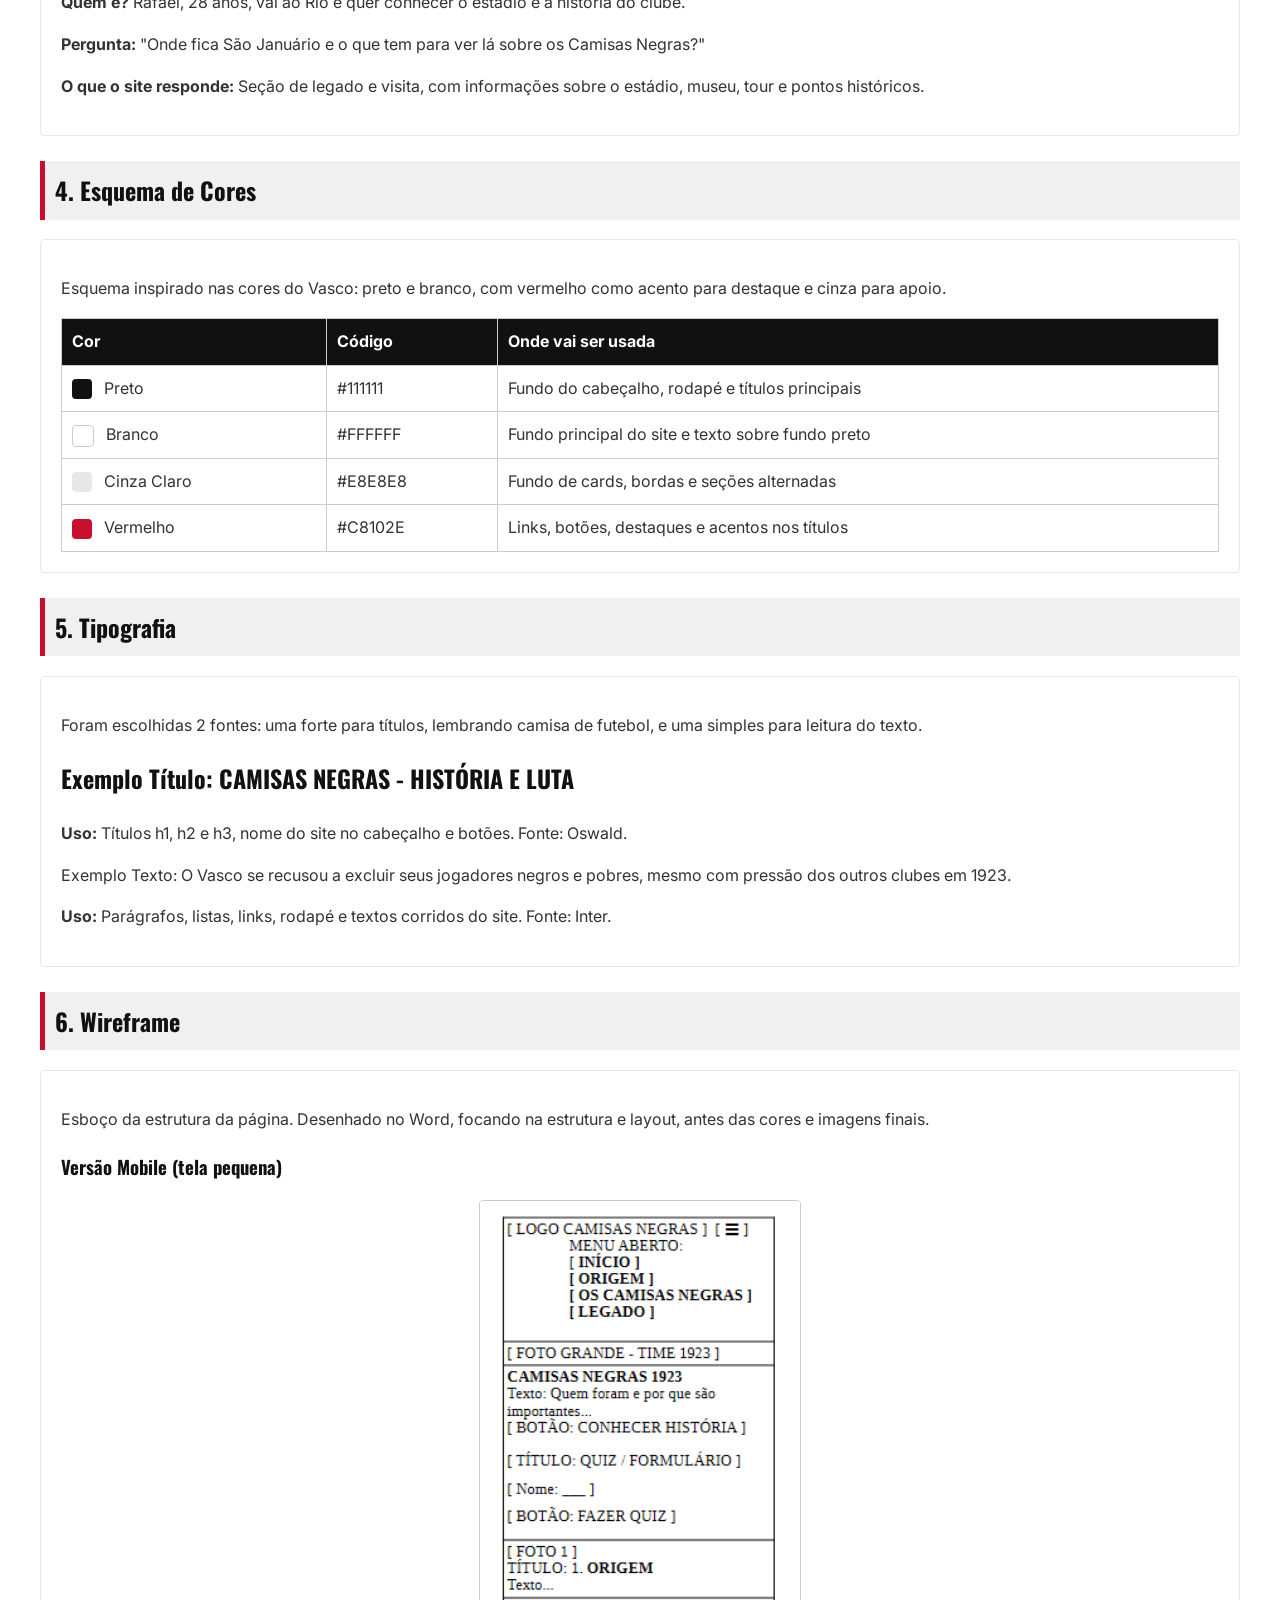
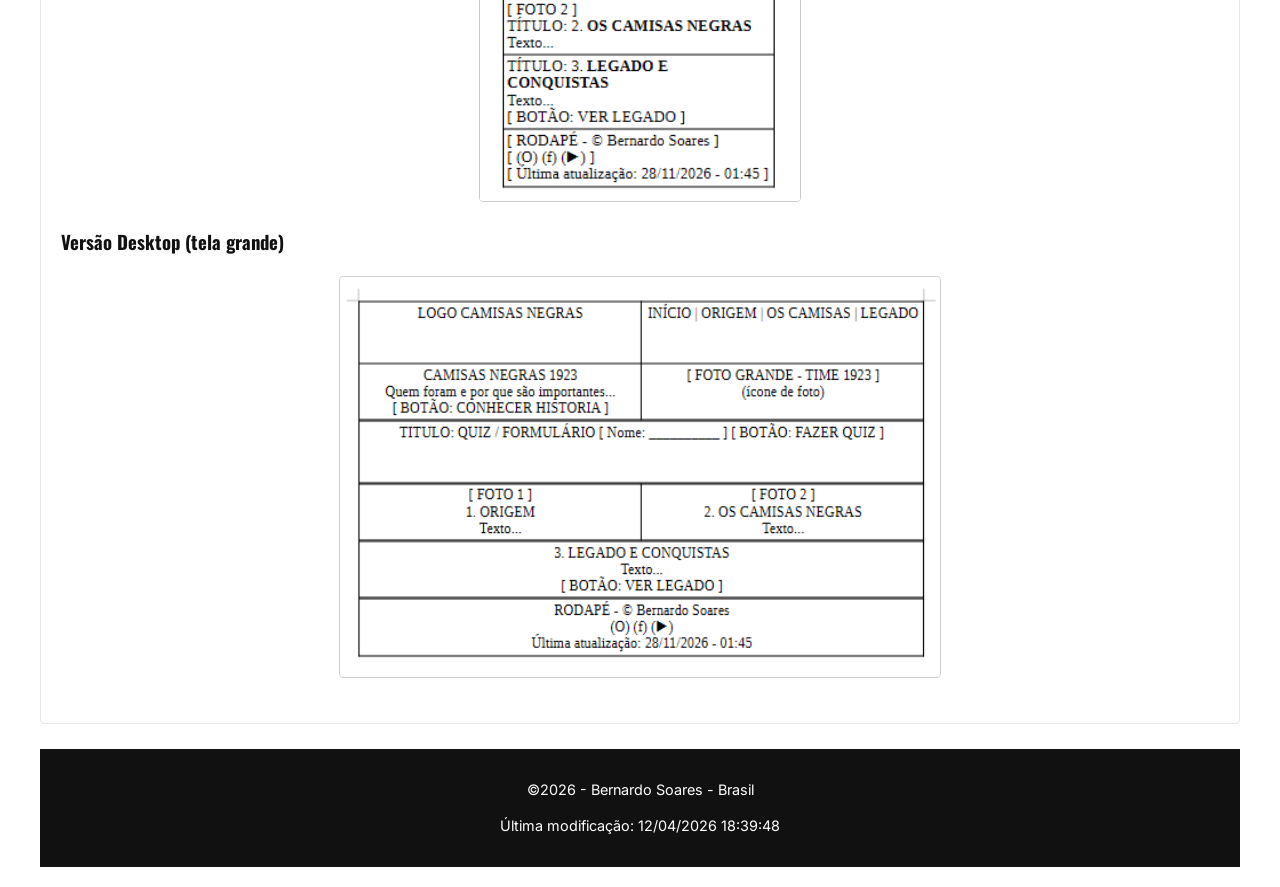
<file: projeto/planejamento.html>
<!DOCTYPE html>
<html lang="pt-BR">

<head>
    <meta charset="UTF-8">
    <meta name="viewport" content="width=device-width, initial-scale=1.0">
    <title>Planejamento do Site - Camisas Negras</title>
    <meta name="description"
        content="Documento de planejamento do site Camisas Negras - História e Luta do Vasco da Gama.">
    <meta name="author" content="Bernardo Soares">
    <link rel="preconnect" href="https://fonts.googleapis.com">
    <link rel="preconnect" href="https://fonts.gstatic.com" crossorigin>
    <link
        href="https://fonts.googleapis.com/css2?family=Oswald:wght@500;600;700&family=Inter:wght@400;500;600&display=swap"
        rel="stylesheet">
    <link rel="stylesheet" href="styles/planejamento.css">
    <script src="scripts/planejamento.js" defer></script>
</head>

<body>
    <header>
        <h1>Planejamento do Site</h1>
        <p>Camisas Negras - História e Luta do Vasco da Gama</p>
    </header>

    <main>
        <h2>1. Nome do Site</h2>
        <div class="box">
            <h3>Camisas Negras</h3>
            <p><strong>Nome escolhido:</strong> Camisas Negras - História e Luta do Vasco da Gama</p>
            <p><strong>Motivo da escolha:</strong> O nome faz referência direta aos Camisas Negras de 1923, time do
                Vasco formado por jogadores negros e pobres que lutou contra o racismo no futebol brasileiro. É um nome
                forte, fácil de lembrar, ligado à história do clube e ao tema central do site: inclusão, resistência e
                identidade vascaína.</p>
            <p><strong>Domínio opcional:</strong> camisasnegras.com.br</p>
        </div>

        <h2>2. Finalidade do Site</h2>
        <div class="box">
            <p>O site tem como finalidade contar a história dos Camisas Negras e mostrar como o Vasco da Gama se tornou
                um símbolo de luta contra o racismo e pela inclusão social no futebol brasileiro.</p>
            <p>O site vai oferecer:</p>
            <ul>
                <li>História completa dos Camisas Negras de 1923, com linha do tempo;</li>
                <li>Biografias dos principais jogadores e personagens da época;</li>
                <li>Explicação sobre a Resposta Histórica do Vasco e o contexto do racismo na época;</li>
                <li>Seção sobre o legado até hoje, incluindo ações antirracistas do clube;</li>
                <li>Galeria de fotos, documentos e curiosidades;</li>
                <li>Formulário de contato e quiz para o visitante testar o que aprendeu.</li>
            </ul>
            <p><strong>Público-alvo:</strong> Torcedores do Vasco, estudantes, professores e pessoas interessadas em
                futebol, história do Brasil e luta antirracista.</p>
        </div>

        <h2>3. Cenários</h2>
        <div class="box">
            <h3>Cenário 1: O torcedor curioso</h3>
            <p><strong>Quem é?</strong> Lucas, 16 anos, torcedor do Vasco, ouviu falar dos Camisas Negras na torcida e
                quer entender.</p>
            <p><strong>Pergunta:</strong> "Quem foram os Camisas Negras e por que eles são tão importantes para o
                Vasco?"</p>
            <p><strong>O que o site responde:</strong> Uma página inicial com resumo rápido, linha do tempo de 1923 e a
                história da Resposta Histórica explicada de forma simples.</p>

            <h3>Cenário 2: A estudante fazendo trabalho</h3>
            <p><strong>Quem é?</strong> Maria, 17 anos, estudante, precisa fazer um trabalho sobre racismo no futebol
                brasileiro.</p>
            <p><strong>Pergunta:</strong> "Como o Vasco lutou contra o racismo e quais fontes eu posso usar no meu
                trabalho?"</p>
            <p><strong>O que o site responde:</strong> Seção de história com contexto da época, personagens, documentos
                históricos e referências confiáveis.</p>

            <h3>Cenário 3: O visitante que quer visitar São Januário</h3>
            <p><strong>Quem é?</strong> Rafael, 28 anos, vai ao Rio e quer conhecer o estádio e a história do clube.</p>
            <p><strong>Pergunta:</strong> "Onde fica São Januário e o que tem para ver lá sobre os Camisas Negras?"</p>
            <p><strong>O que o site responde:</strong> Seção de legado e visita, com informações sobre o estádio, museu,
                tour e pontos históricos.</p>
        </div>

        <h2>4. Esquema de Cores</h2>
        <div class="box">
            <p>Esquema inspirado nas cores do Vasco: preto e branco, com vermelho como acento para destaque e cinza para
                apoio.</p>
            <table class="tabela-cores">
                <thead>
                    <tr>
                        <th>Cor</th>
                        <th>Código</th>
                        <th>Onde vai ser usada</th>
                    </tr>
                </thead>
                <tbody>
                    <tr>
                        <td><span class="cor cor-preto"></span> Preto</td>
                        <td>#111111</td>
                        <td>Fundo do cabeçalho, rodapé e títulos principais</td>
                    </tr>
                    <tr>
                        <td><span class="cor cor-branco"></span> Branco</td>
                        <td>#FFFFFF</td>
                        <td>Fundo principal do site e texto sobre fundo preto</td>
                    </tr>
                    <tr>
                        <td><span class="cor cor-cinza"></span> Cinza Claro</td>
                        <td>#E8E8E8</td>
                        <td>Fundo de cards, bordas e seções alternadas</td>
                    </tr>
                    <tr>
                        <td><span class="cor cor-vermelho"></span> Vermelho</td>
                        <td>#C8102E</td>
                        <td>Links, botões, destaques e acentos nos títulos</td>
                    </tr>
                </tbody>
            </table>
        </div>

        <h2>5. Tipografia</h2>
        <div class="box">
            <p>Foram escolhidas 2 fontes: uma forte para títulos, lembrando camisa de futebol, e uma simples para
                leitura do texto.</p>
            <p class="exemplo-titulo">Exemplo Título: CAMISAS NEGRAS - HISTÓRIA E LUTA</p>
            <p><strong>Uso:</strong> Títulos h1, h2 e h3, nome do site no cabeçalho e botões. Fonte: Oswald.</p>
            <p class="exemplo-texto">Exemplo Texto: O Vasco se recusou a excluir seus jogadores negros e pobres, mesmo
                com pressão dos outros clubes em 1923.</p>
            <p><strong>Uso:</strong> Parágrafos, listas, links, rodapé e textos corridos do site. Fonte: Inter.</p>
        </div>

        <h2>6. Wireframe</h2>
        <div class="box">
            <p>Esboço da estrutura da página. Desenhado no Word, focando na estrutura e layout, antes das cores e
                imagens finais.</p>
            <h3>Versão Mobile (tela pequena)</h3>
            <img class="img-wireframe-mobile" src="imagens/wireframe-mobile.png"
                alt="Wireframe mobile do site Camisas Negras" loading="lazy" width="320" height="600">
            <h3>Versão Desktop (tela grande)</h3>
            <img class="img-wireframe" src="imagens/wirefram-desktop.png"
                alt="Wireframe desktop do site Camisas Negras" loading="lazy" width="600" height="400">
        </div>
    </main>

    <footer>
        <p>&copy;<span id="anoatual"></span> - Bernardo Soares - Brasil</p>
        <p id="ultimaModificacao"></p>
    </footer>
</body>

</html>
</file>
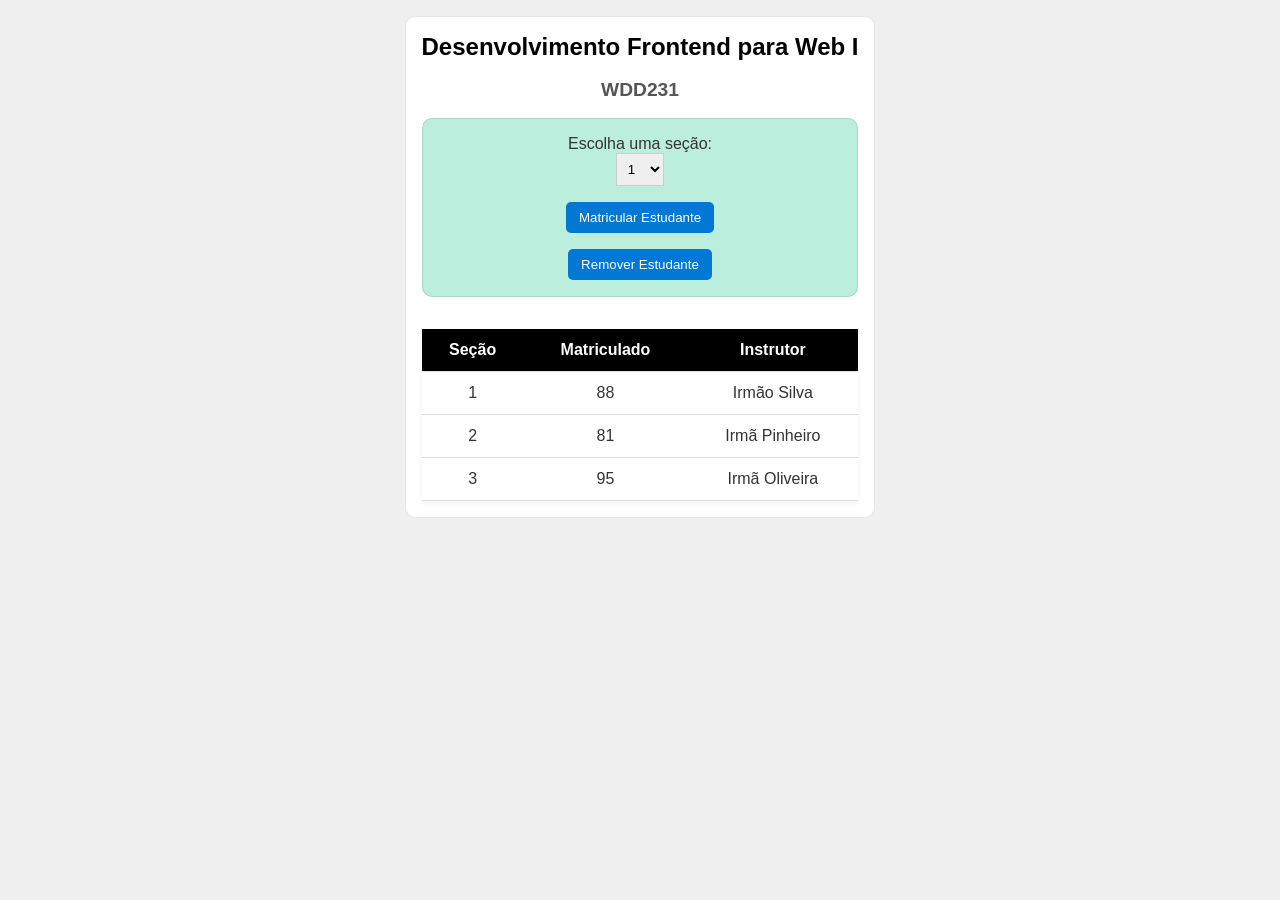
<file: semana03/modulos.html>
<!DOCTYPE html>
<html lang="pt-br">

<head>
  <meta charset="UTF-8">
  <meta name="viewport" content="width=device-width, initial-scale=1.0">
  <title>Exemplo de Módulos: Curso e Seções</title>
  <link rel="stylesheet" href="estilos/modulos.css">
  <script type="module" src="scripts/modulos.mjs"></script>
</head>

<body>
  <main>
    <h1 id="nomeCurso"></h1>
    <h2 id="codigoCurso"></h2>

    <div id="matricula">
      <p>Escolha uma seção:</p>
      <select id="numeroSecao">
        <option value="0" disabled selected>--</option>
      </select>
      <button id="matricularEstudante">Matricular Estudante</button>
      <button id="removerEstudante">Remover Estudante</button>
    </div>

    <table>
      <thead>
        <tr>
          <th>Seção</th>
          <th>Matriculado</th>
          <th>Instrutor</th>
        </tr>
      </thead>
      <tbody id="secoes"></tbody>
    </table>
  </main>
</body>

</html>
</file>
<file: estilos/telas-pequenas.css>
:root {
  --cor-principal: #06303e;
  --cor-secundaria: #d8e1e9;
  --cor-destaque: #ffcb47;
  --cor-texto: #333;
  --preto: #000;
  --branco: #fff;
  --cinza-claro: #ccc;
  --cinza-medio: #eee;
  --logo-mobile: 44px;
}

* {
  box-sizing: border-box;
  margin: 0;
  padding: 0;
}

body {
  font-family: 'Roboto', sans-serif;
  color: var(--cor-texto);
  max-width: 100%;
  overflow-x: hidden;
}

img {
  max-width: 100%;
  height: auto;
  display: block;
}

header {
  display: flex;
  align-items: center;
  gap: 1rem;
  background-color: var(--cor-principal);
  color: var(--branco);
  padding: 1rem;
}

header .site-logo {
  height: var(--logo-mobile);
  width: auto;
}

header span {
  font-size: 1.5rem;
  font-weight: 700;
}

#menu {
  margin-left: auto;
  background: none;
  border: none;
  color: var(--branco);
  font-size: 2rem;
  cursor: pointer;
}

nav {
  display: none;
  flex-direction: column;
  background-color: var(--preto);
  color: var(--branco);
}

nav.open {
  display: flex;
}

nav a {
  color: var(--branco);
  text-decoration: none;
  padding: 1rem;
  text-align: center;
}

nav a.active,
nav a.ativo {
  background-color: #222;
  border-left: 4px solid var(--cor-destaque);
}

nav a:hover {
  background-color: #555;
  color: var(--cor-destaque);
}

main {
  padding: 1rem;
  display: grid;
  grid-template-columns: 1fr;
  gap: 1rem;
}

main h1 {
  color: var(--cor-principal);
  padding: 0.5rem;
}

section,
.sobre,
.foto {
  background-color: var(--branco);
  border: 1px solid var(--cinza-claro);
  border-radius: 8px;
  overflow: hidden;
  margin-bottom: 1rem;
}

section h2,
.sobre h2,
.foto h2 {
  background-color: var(--cor-principal);
  color: var(--branco);
  text-align: center;
  padding: 0.8rem;
  margin: 0;
  font-size: 1.1rem;
}

section p,
section div,
.sobre-texto {
  padding: 1rem 1.2rem;
}

.sobre-texto p {
  margin-bottom: 0;
  line-height: 1.2;
  text-align: left;
  font-size: 0.95rem;
}

.foto img {
  width: 100%;
  padding: 1rem;
  max-width: 350px;
  height: auto;
  aspect-ratio: 1 / 1;
  display: block;
  margin: 0 auto;
  box-sizing: border-box;
}

.filtros {
  display: flex;
  justify-content: center;
  gap: 0.5rem;
  padding: 1rem;
  margin: 1rem 0;
  border-bottom: 1px solid var(--cinza-claro);
}

.filtros button,
.cursos button {
  padding: 0.5rem 1.5rem;
  background-color: var(--preto);
  color: var(--branco);
  border: none;
  border-radius: 4px;
  cursor: pointer;
  font-weight: bold;
}

.filtros button:hover {
  background-color: var(--cor-principal);
}

#cursos-lista {
  display: grid;
  grid-template-columns: 1fr;
  gap: 0.5rem;
  padding: 1rem;
}

.card {
  background-color: var(--cinza-medio);
  border: 1px solid #999;
  padding: 1rem;
  text-align: center;
  border-radius: 6px;
  font-weight: bold;
}

.card.completo {
  background-color: #3a3a3a;
  color: var(--branco);
  border: 2px solid #f5d547;
}

#total-creditos {
  text-align: center;
  margin-top: 1rem;
  font-weight: bold;
  font-size: 1.1rem;
}

footer {
  background-color: var(--cor-principal);
  color: var(--branco);
  text-align: center;
  padding: 1.5rem;
}

footer .social {
  display: flex;
  justify-content: center;
  gap: 1rem;
  margin-bottom: 1rem;
}

footer .social img {
  width: 32px;
  height: 32px;
  filter: brightness(0) invert(1);
  opacity: 0.9;
}

footer .social a:hover img {
  opacity: 1;
  transform: scale(1.1);
  transition: 0.2s;
}

/* The Modal Dialog Box - Melhorado */
#infos-do-curso {
  padding: 0;
  border: none;
  border-radius: 12px;
  background-color: var(--branco);
  box-shadow: 0 0 3rem rgba(0, 0, 0, 0.4);
  width: 90%;
  max-width: 600px;
  margin: auto;
  overflow: hidden;
  position: relative;
}

#infos-do-curso::backdrop {
  background-color: rgba(0, 0, 0, 0.55);
  backdrop-filter: blur(2px);
}

#infos-do-curso div {
  display: grid;
  grid-template-columns: auto 44px;
  align-items: center;
  background-color: var(--cor-principal);
  padding: 1rem 1.2rem;
}

#infos-do-curso h2 {
  margin: 0;
  color: var(--cor-principal);
  font-size: 1.6rem;
  padding: 2.8rem 1.2rem 0;
}

#infos-do-curso button {
  position: absolute;
  top: 12px;
  right: 12px;
  margin: 0;
  border: none;
  border-radius: 50%;
  background-color: #fff;
  color: #e63946;
  font-size: 1.1rem;
  font-weight: bold;
  width: 36px;
  height: 36px;
  cursor: pointer;
  box-shadow: 0 2px 6px rgba(0,0,0,0.2);
}

#infos-do-curso button:hover {
  background-color: var(--cor-destaque);
  color: var(--cor-principal);
  transform: scale(1.05);
}

#infos-do-curso h3 {
  padding: 0.5rem 1.2rem 0;
  margin: 0;
  color: var(--cor-principal);
  font-size: 1.15rem;
}

#infos-do-curso p {
  padding: 0.4rem 1.2rem;
  margin: 0;
  color: #375170;
  line-height: 1.5;
}

#infos-do-curso p:last-child {
  padding-bottom: 1.2rem;
}
</file>
<file: estilos/telas-grandes.css>
@media screen and (min-width: 640px) {
  :root {
    --logo-desktop: 48px;
  }

  header {
    display: flex;
    align-items: center;
    justify-content: space-between;
    padding: 1rem 2rem;
  }

  header .site-logo {
    height: var(--logo-desktop);
  }

  #menu {
    display: none;
  }

  nav {
    display: flex;
    flex-direction: row;
    justify-content: center;
    gap: 2rem;
    background-color: var(--preto);
    padding: 0.8rem;
  }

  nav a {
    padding: 0.5rem 1rem;
    border-radius: 4px;
  }

  nav a:hover,
  nav a.active,
  nav a.ativo {
    background-color: #333;
    color: #f5d547;
    border-left: none;
  }

  main {
    display: grid;
    grid-template-columns: 2fr 1fr;
    gap: 1rem;
    max-width: 1100px;
    margin: 0 auto;
    padding: 1rem;
  }

  main h1 {
    grid-column: 1 / -1;
  }

  .cursos {
    grid-column: 1 / -1;
  }

  #cursos-lista {
    grid-template-columns: 1fr 1fr 1fr;
  }

  .filtros {
    gap: 1rem;
    border-bottom: none;
  }

  .filtros button {
    min-width: 100px;
    transition: 0.3s;
  }

  .filtros button:hover {
    transform: scale(1.05);
  }

  .sobre,
  .foto {
    height: fit-content;
    margin-bottom: 0;
  }

  footer {
    padding: 1.5rem;
  }
}

/* The Modal Dialog Box - Melhorado */
#infos-do-curso {
  padding: 0;
  border: none;
  border-radius: 12px;
  background-color: var(--branco);
  box-shadow: 0 0 3rem rgba(0, 0, 0, 0.4);
  width: 90%;
  max-width: 600px;
  margin: auto;
  overflow: hidden;
  position: relative;
}

#infos-do-curso::backdrop {
  background-color: rgba(0, 0, 0, 0.55);
  backdrop-filter: blur(2px);
}

#infos-do-curso div {
  display: grid;
  grid-template-columns: auto 44px;
  align-items: center;
  background-color: var(--cor-principal);
  padding: 1rem 1.2rem;
}

#infos-do-curso h2 {
  margin: 0;
  color: var(--cor-principal);
  font-size: 1.6rem;
  padding: 2.8rem 1.2rem 0;
}

#infos-do-curso button {
  position: absolute;
  top: 12px;
  right: 12px;
  margin: 0;
  border: none;
  border-radius: 50%;
  background-color: #fff;
  color: #e63946;
  font-size: 1.1rem;
  font-weight: bold;
  width: 36px;
  height: 36px;
  cursor: pointer;
  box-shadow: 0 2px 6px rgba(0,0,0,0.2);
}

#infos-do-curso button:hover {
  background-color: var(--cor-destaque);
  color: var(--cor-principal);
  transform: scale(1.05);
}

#infos-do-curso h3 {
  padding: 0.5rem 1.2rem 0;
  margin: 0;
  color: var(--cor-principal);
  font-size: 1.15rem;
}

#infos-do-curso p {
  padding: 0.4rem 1.2rem;
  margin: 0;
  color: #375170;
  line-height: 1.5;
}

#infos-do-curso p:last-child {
  padding-bottom: 1.2rem;
}
</file>
<file: camara/estilos/telas-pequenas.css>
/* Parnaíba Câmara de Comércio - Variáveis + Base */
:root {
    --azul: #0A3D62;
    --azul-claro: #155a8a;
    --dourado: #f5d143;
    --branco: #ffffff;
    --preto: #1a1a1a;
    --cinza: #f2f2f2;
}

/* ===== BASE - vale pra tudo ===== */
* {
    box-sizing: border-box;
}

body {
    margin: 0;
    font-family: Arial, Helvetica, sans-serif;
    background-color: var(--cinza);
    color: var(--preto);
}

main {
    max-width: 1200px;
    margin: 0 auto;
    padding: 1rem;
}

main h1 {
    text-align: center;
    color: var(--azul);
    font-size: 1.8rem;
}

.botoes-visualizacao {
    display: flex;
    justify-content: center;
    gap: 0.5rem;
    margin: 1rem 0;
}

.botoes-visualizacao button {
    background-color: var(--azul);
    color: var(--branco);
    border: none;
    padding: 0.6rem 1rem;
    font-size: 1rem;
    cursor: pointer;
    border-radius: 5px;
}

.botoes-visualizacao button:hover {
    background-color: var(--azul-claro);
}

/* Cartões - base / GRADE */
#cartoes {
    display: grid;
    gap: 1rem;
}

#cartoes section {
    background-color: var(--branco);
    border-radius: 8px;
    padding: 1rem;
    text-align: center;
    box-shadow: 0 2px 5px rgba(0, 0, 0, 0.1);
}

#cartoes section img {
    width: 120px;
    height: 120px;
    object-fit: cover;
    border-radius: 5px;
}

#cartoes section h2 {
    color: var(--azul);
    font-size: 1.2rem;
    margin: 0.5rem 0;
}

#cartoes .info {
    text-align: left;
    font-size: 0.95rem;
    line-height: 1.5;
}

#cartoes .info span {
    font-weight: 700;
    color: var(--azul);
}

#cartoes .info a {
    color: var(--azul-claro);
    word-break: break-all;
}

/* ===== REDES SOCIAIS ===== */
.redes-sociais {
    display: flex;
    justify-content: center;
    gap: 0.6rem;
    min-height: 38px;
    align-items: center;
}

.redes-sociais a {
    background: var(--branco);
    color: var(--azul);
    width: 38px;
    height: 38px;
    min-width: 38px;
    min-height: 38px;
    border-radius: 50%;
    display: flex;
    align-items: center;
    justify-content: center;
    text-decoration: none;
    flex-shrink: 0;
}

.redes-sociais a:hover {
    background: var(--dourado);
}

.redes-sociais img {
    width: 20px;
    height: 20px;
    min-width: 20px;
    min-height: 20px;
    aspect-ratio: 1 / 1;
    display: block;
}

/* ===== HOME - INÍCIO / CELULAR ===== */
.hero {
    position: relative;
    margin: 0 0 1rem 0;
    width: 100%;
    overflow: hidden;
}

.hero img {
    width: 100%;
    height: 300px;
    display: block;
    object-fit: cover;
}

.hero-texto {
    position: absolute;
    bottom: 1rem;
    left: 1rem;
    right: 1rem;
    background: rgba(10, 61, 98, 0.85);
    color: var(--branco);
    padding: 1rem;
    border-radius: 8px;
    text-align: center;
}

.hero-texto h2,
.hero-texto .hero-titulo {
    color: var(--branco);
    margin: 0 0 0.5rem;
    font-size: 1.6rem;
}

.hero-texto p {
    margin: 0.3rem 0;
}

.cta-btn {
    display: inline-block;
    background: var(--dourado);
    color: var(--azul);
    font-weight: 800;
    padding: 0.7rem 1.2rem;
    border-radius: 6px;
    margin-top: 0.6rem;
    text-decoration: none;
}

.inicio-grid {
    display: grid;
    grid-template-columns: 1fr;
    gap: 1rem;
}

.card {
    background: var(--branco);
    border-radius: 8px;
    padding: 1rem;
    box-shadow: 0 2px 5px rgba(0, 0, 0, 0.1);
}

.card h2 {
    color: var(--azul);
    margin-top: 0;
}

.card h3 {
    color: var(--azul-claro);
    margin-bottom: 0.2rem;
}

.clima {
    text-align: center;
}

.temp-grande {
    font-size: 2.5rem;
    font-weight: 800;
    margin: 0;
    color: var(--azul);
}

.desc-clima {
    text-transform: capitalize;
}

.dia-previsao {
    display: flex;
    justify-content: space-between;
    gap: 0.5rem;
    padding: 0.5rem 0;
    border-top: 1px solid #ddd;
    text-align: left;
}

.spotlights {
    padding: 1rem 0;
}

.spotlights h2 {
    text-align: center;
    color: var(--azul);
}

.spotlights-grid {
    display: grid;
    grid-template-columns: 1fr;
    gap: 1rem;
}

.spotlight-card {
    background: var(--branco);
    border-radius: 8px;
    padding: 1rem;
    text-align: center;
    box-shadow: 0 2px 5px rgba(0, 0, 0, 0.1);
    display: flex;
    flex-direction: column;
    align-items: center;
}

.spotlight-card img {
    display: block;
    margin: 0 auto 1rem auto;
    width: 120px;
    height: 120px;
    object-fit: cover;
    border-radius: 5px;
}

.spotlight-card h3 {
    color: var(--azul);
    margin: 0.5rem 0;
    width: 100%;
}

.spotlight-card .info {
    width: 100%;
    text-align: center;
    font-size: 0.95rem;
    line-height: 1.5;
}

.spotlight-card .info span {
    font-weight: 700;
    color: var(--azul);
}

.spotlight-card .info a {
    color: var(--azul-claro);
}

.spotlight-card.ouro {
    border-top: 6px solid var(--dourado);
}

.spotlight-card.prata {
    border-top: 6px solid #b0b8c1;
}

.nivel-membro {
    font-weight: 700;
    color: var(--azul-claro);
}

/* ===== CELULAR ===== */
@media (max-width: 767px) {
    header {
        background-color: var(--azul);
        color: var(--branco);
        padding: 0.6rem 1rem;
        display: flex;
        align-items: center;
        justify-content: space-between;
    }

    .logo-titulo {
        display: flex;
        align-items: center;
        gap: 0.7rem;
    }

    .logo-titulo img {
        width: 50px;
        height: 50px;
        background: var(--branco);
        border-radius: 50%;
        padding: 3px;
        object-fit: cover;
        flex-shrink: 0;
    }

    .titulo {
        display: flex;
        flex-direction: column;
        line-height: 1.05;
    }

    .nome-cidade {
        font-size: 1.7rem;
        font-weight: 800;
        letter-spacing: 1px;
    }

    .nome-camara {
        font-size: 0.7rem;
        font-weight: 400;
        letter-spacing: 1.5px;
        text-transform: uppercase;
        color: var(--dourado);
        background-color: var(--azul);
    }

    #menu {
        display: block;
        font-size: 2rem;
        background-color: var(--azul);
        border: none;
        color: var(--branco);
        cursor: pointer;
    }

    #navegacao {
        background-color: var(--azul);
        color: var(--branco);
        display: none;
        flex-direction: column;
        text-align: center;
    }

    #navegacao.aberta {
        display: flex;
    }

    #navegacao a {
        color: var(--branco);
        text-decoration: none;
        padding: 0.8rem 1rem;
        font-size: 1.15rem;
        font-weight: 600;
        border-top: 1px solid rgba(255, 255, 255, 0.15);
    }

    #navegacao a.ativo {
        background-color: var(--azul-claro);
        border-bottom: 3px solid var(--dourado);
    }

    #navegacao a:hover,
    #navegacao a:active {
        background-color: var(--azul-claro);
        color: var(--dourado);
    }

    #cartoes.grade {
        grid-template-columns: 1fr;
    }

    #cartoes.lista {
        display: flex;
        flex-direction: column;
        gap: 0;
    }

    #cartoes.lista section {
        display: block;
        text-align: left;
        border-radius: 0;
        box-shadow: none;
        border-bottom: 1px solid #ccc;
        padding: 0.7rem 1rem;
    }

    #cartoes.lista section:nth-child(odd) {
        background-color: var(--branco);
    }

    #cartoes.lista section:nth-child(even) {
        background-color: #E8EEF2;
    }

    #cartoes.lista section img {
        display: none;
    }

    #cartoes.lista section h2 {
        margin: 0 0 0.3rem 0;
        font-size: 1.1rem;
    }

    #cartoes.lista .info p:nth-child(5) {
        display: none;
    }

    footer {
        background-color: var(--azul);
        color: var(--branco);
        display: flex;
        flex-direction: column;
        text-align: center;
        padding: 0.8rem 1rem;
        font-size: 0.85rem;
        line-height: 1.4;
        gap: 0.5rem;
        min-height: 190px;
        box-sizing: border-box;
    }

    footer p {
        margin: 0.2rem 0;
        min-height: 1.4em;
    }

    footer h3 {
        font-size: 1rem;
        margin: 0 0 0.3rem 0;
        min-height: 1.2em;
    }

    .footer-direita {
        text-align: center;
    }

    .footer-meio {
        justify-content: center;
        min-height: 32px;
    }

    footer img {
        width: 24px;
        height: 24px;
        aspect-ratio: 1 / 1;
    }
}

/* ===== ASSOCIE-SE ===== */
.associe-se-grid {
    display: block;
    padding: 0 1rem;
}

.form-associe-se {
    display: flex;
    flex-direction: column;
    gap: 1rem;
    background: #fff;
    padding: 1.5rem;
    border-radius: 10px;
    box-shadow: 0 2px 8px rgba(0, 0, 0, 0.1);
}

.form-associe-se label {
    display: flex;
    flex-direction: column;
    gap: 0.3rem;
    font-weight: bold;
    text-align: left;
}

.form-associe-se input,
.form-associe-se select,
.form-associe-se textarea {
    padding: 0.7rem;
    border: 1px solid #ccc;
    border-radius: 6px;
    font-family: inherit;
}

.form-associe-se input[type="submit"] {
    background: #1a4d2e;
    color: #fff;
    font-weight: bold;
    cursor: pointer;
    border: none;
    padding: 1rem;
}

.form-associe-se input[type="submit"]:hover {
    background: #2a6b42;
}

.asterisco {
    color: #990000;
    display: inline;
}

.form-associe-se label > span {
    display: block;
}
/* Cartões de nível */
.niveis {
    margin-top: 2rem;
}

.card-nivel {
    background: #fff;
    border-left: 8px solid #1a4d2e;
    padding: 1.2rem;
    border-radius: 10px;
    margin-bottom: 1rem;
    box-shadow: 0 2px 8px rgba(0, 0, 0, 0.1);
    text-align: center;
    animation: subirCartao 0.8s ease-out both;
}

.card-nivel button {
    background: #1a4d2e;
    color: #fff;
    border: none;
    padding: 0.7rem 1.2rem;
    border-radius: 6px;
    cursor: pointer;
    font-weight: bold;
}

/* Modais */
dialog {
    border: none;
    border-radius: 10px;
    padding: 1.5rem;
    max-width: 400px;
    width: 90%;
}

dialog::backdrop {
    background: rgba(0, 0, 0, 0.5);
}

dialog .fechar {
    float: right;
    background: none;
    border: none;
    cursor: pointer;
    font-size: 1.2rem;
}

dialog ul {
    text-align: left;
}

/* Animação na exibição inicial dos cartões */
@keyframes subirCartao {
    from {
        opacity: 0;
        transform: translateY(20px);
    }

    to {
        opacity: 1;
        transform: translateY(0);
    }
}


.card-nivel.sem-fins {
    animation-delay: 0.1s;
}

.card-nivel.bronze {
    animation-delay: 0.25s;
}

.card-nivel.prata {
    animation-delay: 0.4s;
}

.card-nivel.ouro {
    animation-delay: 0.55s;
}
</file>
<file: camara/estilos/telas-grandes.css>
@media (min-width: 768px) {

    header {
        background-color: var(--azul);
        color: var(--branco);
        padding: 0.8rem 2rem;
        display: flex;
        align-items: center;
        justify-content: space-between;
    }

    .logo-titulo {
        display: flex;
        align-items: center;
        gap: 1rem;
    }

    .logo-titulo img {
        width: 65px;
        height: 65px;
        background: var(--branco);
        border-radius: 50%;
        padding: 3px;
        object-fit: cover;
    }

    .titulo {
        display: flex;
        flex-direction: column;
        line-height: 1.05;
    }

    .nome-cidade {
        font-size: 2.2rem;
        font-weight: 800;
        letter-spacing: 1px;
    }

    .nome-camara {
        font-size: 0.95rem;
        font-weight: 400;
        letter-spacing: 3px;
        text-transform: uppercase;
        color: var(--dourado);
        background-color: var(--azul);
    }

    #menu {
        display: none;
    }

    /* NAV vira linha horizontal */
    #navegacao {
        background-color: var(--azul);
        color: var(--branco);
        display: flex;
        flex-direction: row;
        justify-content: center;
    }

    #navegacao a {
        color: var(--branco);
        text-decoration: none;
        border: none;
        padding: 0.8rem 1.5rem;
        font-size: 1.25rem;
        font-weight: 600;
    }

    #navegacao a:hover {
        background: rgba(255, 255, 255, 0.15);
        color: var(--dourado);
    }

    #navegacao a.ativo {
        background-color: var(--azul-claro);
        border-bottom: 3px solid var(--dourado);
    }

    main h1 {
        font-size: 2.2rem;
    }

    /* CARTÕES - Grade = 3 colunas */
    #cartoes.grade {
        grid-template-columns: 1fr 1fr 1fr;
    }

    /* CARTÕES - Lista = tabela listrada */
    #cartoes.lista {
        display: flex;
        flex-direction: column;
        gap: 0;
    }

    #cartoes.lista section {
        display: grid;
        grid-template-columns: 1.4fr 1.8fr 1.2fr 0.6fr 0.9fr;
        align-items: center;
        gap: 1rem;
        text-align: left;
        border-radius: 0;
        box-shadow: none;
        border-bottom: 1px solid #ccc;
        padding: 0.6rem 1rem;
    }

    #cartoes.lista section:nth-child(odd) {
        background-color: var(--branco);
    }

    #cartoes.lista section:nth-child(even) {
        background-color: #E8EEF2;
    }

    #cartoes.lista section img {
        display: none;
    }

    #cartoes.lista section h2 {
        grid-column: 1;
        margin: 0;
        font-size: 1.05rem;
        color: var(--azul);
    }

    /* Faz os <p> do .info virarem colunas */
    #cartoes.lista .info {
        display: contents;
    }

    #cartoes.lista .info p {
        margin: 0;
        font-size: 0.95rem;
    }

    #cartoes.lista .info p:nth-child(1) {
        grid-column: 2;
    }

    #cartoes.lista .info p:nth-child(2) {
        grid-column: 3;
    }

    #cartoes.lista .info p:nth-child(4) {
        grid-column: 4;
        font-weight: 700;
        color: var(--azul);
    }

    #cartoes.lista .info p:nth-child(3) {
        grid-column: 5;
    }

    #cartoes.lista .info p:nth-child(5) {
        display: none;
    }

    /* Esconde os rótulos na lista pra ficar limpo*/
    #cartoes.lista .info span {
        display: none;
    }

    #cartoes.lista .info a {
        color: var(--azul-claro);
        font-weight: 600;
    }

    /* ===== HOME - DESKTOP ===== */
    /* Layout muda aqui: mobile = 1 coluna, desktop = colunas */

    .hero img {
        height: 500px;
    }

    .hero-texto {
        left: 5%;
        right: auto;
        max-width: 460px;
        bottom: 2rem;
        text-align: center;
    }

    .hero-texto h2,
    .hero-texto .hero-titulo {
        font-size: 2.2rem;
    }

    .inicio-grid {
        grid-template-columns: 2fr 1fr;
        align-items: start;
    }

    .spotlights-grid {
        grid-template-columns: repeat(3, 1fr);
    }

    .spotlight-card {
        display: flex;
        flex-direction: column;
    }

    .spotlight-card a {
        margin-top: auto;
    }

    footer {
        background-color: var(--azul);
        color: var(--branco);
        display: grid;
        grid-template-columns: 1fr auto 1fr;
        padding: 0.8rem 2rem;
        align-items: center;
        font-size: 0.85rem;
        line-height: 1.4;
        gap: 0.5rem;
    }

    footer p {
        margin: 0.2rem 0;
    }

    footer h3 {
        font-size: 1rem;
        margin: 0 0 0.3rem 0;
    }

    .footer-direita {
        text-align: right;
    }

    .footer-meio {
        display: flex;
        align-items: center;
        justify-content: center;
    }

    .associe-se-grid {
        display: grid;
        grid-template-columns: 1fr 1fr;
        gap: 2rem;
        align-items: start;
        max-width: 1100px;
        margin: 0 auto;
    }

    .niveis {
        margin-top: 0;
        display: grid;
        grid-template-columns: 1fr 1fr;
        gap: 1rem;
    }

    .niveis h2 {
        grid-column: 1 / -1;
    }

    .card-nivel {
        margin-bottom: 0;
    }
}
</file>
<file: comeceAqui/estilos/pequeno.css>
* {
  box-sizing: border-box;
}
html {
  -webkit-text-size-adjust: 100%;
  -ms-text-size-adjust: 100%;
}

h1 {
  color: #3d405b;
}

form {
  margin: 1rem 2%;

  label {
    display: block;
    font-size: 0.8rem;
    color: purple;
    padding-top: 0.2rem;
  }
  h3 {
    font-size: 0.9rem;
    color: #e07a5f;
    margin: 1.5rem 0 0.2rem 0;
    border-bottom: 1px solid #eee;
  }

  input[type="text"],
  input[type="tel"],
  input[type="date"],
  input[type="email"],
  select {
    display: block;
    margin: 0.1rem 0 1rem 0;
    padding: 0.3rem;
    border: 1px solid #999;
    border-radius: 4px;
    border-left-width: 5px;
    border-left-color: #555;
    font-size: 1rem;
    color: #3d405b;
    width: 250px;
  }

  input:required {
    border-left-color: #d70000;
  }
  input:focus {
    border-left-color: black;
    outline: none;
  }
  input:required:valid {
    border-left-color: green;
  }

  input[type="submit"] {
    border: none;
    text-align: center;
    background-color: #3d405b;
    color: white;
    border-radius: 1rem;
    padding: 0.75rem 1.5rem;
    margin: 2rem 0;
    font-size: 1.2rem;
    -webkit-appearance: none;
    appearance: none;
  }
}
input:-webkit-autofill {
  -webkit-text-fill-color: #3d405b;
}

#results {
  background-color: #f4f1de;
  padding: 0 1rem;
  border: 1px solid #e07a5f;
  border-radius: 6px;
}
</file>
<file: comeceAqui/estilos/grande.css>
@media only screen and (min-width: 38rem) {


} /*fim do consultas da mídia*/
</file>
<file: semana01/estilos/telas-pequenas.css>
/* ----------- ESQUEMA DE CORES ------------
terra cotta #E07A5F
deep slate blue #3D405B,
*/

/******************** WEBSITE ********************/
* {
  font-family: "Josefin Sans", sans-serif;
  box-sizing: border-box;
}

/******************** CABECALHO ********************/

header {
  display: grid;
  grid-template-columns: 24px auto 44px;
  padding: 5px 0 5px 10px;
  border-bottom: solid 1px #ddd;
  column-gap: 8px;
  align-items: end;
}

header img {
  display: block;
  width: 100%;
  height: auto;
  padding-bottom: 4px;
}

header span {
  font-size: 1.2rem;
  color: #3D405B;
}
.hamburger {
    background: none;
    border: none;
    color: #3D405B;
    cursor: pointer;
    font-family: Verdana, Geneva, Tahoma, sans-serif;
}
.hamburger::before {
  content: "\2630";
  font-size: 2rem;
}
.hamburger.exibir::before {
  content: "\00D7";
}
/***********NAVEGAÇÃO***********/

.navegacao {
  display: none;
}

.navegacao.exibir {
  display: block;
}

.navegacao ul {
    list-style-type: none;
    padding: 0;
    margin: 0;
}
.navegacao a {
    display: block;
    padding: .8rem 10px;
    color: #3D405B;
    text-decoration: none;
    border-bottom: solid 1px #ddd;
}
.navegacao li.atual {
    background-color: #eee;
}
h1 {
    margin-left: 10px;
}
.navegacao a:hover {
    background-color: #e07a5f;
}

/***********footer***********/
footer {
  background-color: #eee;
  padding: 1rem 10px;
  text-align: center;
}

.social {
  display: flex;
  justify-content: center;
  gap: 8px;
}

.social a {
  display: flex;
  justify-content: center;
  align-items: center;
  border: #ccc solid 1px;
  border-radius: 22px;
  width: 44px;
  height: 44px;
}

.social img {
  width: 22px;
  height: 22px;
}

.social a:hover {
  background-color: #ddd;
}
</file>
<file: semana01/estilos/telas-grandes.css>
@media only screen and (min-width: 38rem) {
    header, main, nav, footer {
        max-width: 900px;
        margin: 0 auto;
    }
    header {
        grid-template-columns:  24px auto;

    }
    .hamburger {
        display: none;

    }

    .navegacao {
        display: block;
        border-bottom: solid 1px #eee;
    }
    
    .navegacao ul {display: flex;}

    .navegacao a {
        border: none;
    }

}
</file>
<file: estilos/profetas.css>
/* estilos/profetas.css - igual o print */

* {
  box-sizing: border-box;
  margin: 0;
  padding: 0;
}

body {
  font-family: 'Roboto', sans-serif;
  background-color: #fff;
}

header {
  background-color: #c9c9da;
  text-align: center;
  padding: 1rem;
  margin: 1rem 1rem 0 1rem;
}

header h1 {
  color: #33308a;
  font-size: 1.8rem;
}

footer {
  background-color: #c9c9da;
  color: #33308a;
  text-align: center;
  padding: 1rem;
  margin: 0 1rem 1rem 1rem;
  font-weight: 700;
}

/* GRID - 4 colunas no PC, 1 no celular */
#cartoes {
  display: grid;
  grid-template-columns: repeat(auto-fit, minmax(340px, 1fr));
  gap: 1rem;
  padding: 1rem;
  max-width: 1400px;
  margin: 0 auto;
}

/* CARTÃO LILÁS */
#cartoes section {
  background-color: #c9c9da;
  border: 1px solid #999;
  text-align: center;
  padding: 1.2rem 1rem;
  display: flex;
  flex-direction: column;
  align-items: center;
}

#cartoes h2 {
  color: #33308a;
  font-size: 1.25rem;
  margin-bottom: 0.8rem;
}

/* CAIXINHA BRANCA */
#cartoes .info {
  background-color: #c9c9da;
  border: 1px solid #fff;
  width: 100%;
  max-width: 330px;
  padding: 0.6rem 0.3rem;
  margin-bottom: 1rem;
}

#cartoes .info p {
  font-size: 0.85rem;
  line-height: 1.4;
  margin: 0.15rem 0;
  color: #2f5363;
}

/* LETRINHAS VERDES - Nascimento, Lugar, etc */
#cartoes .info span,
#cartoes .info strong,
#cartoes .info b {
  color: #0dac54;
  font-weight: 700;
}

#cartoes img {
  width: 100%;
  max-width: 340px;
  height: auto;
  display: block;
}
</file>
<file: projeto/styles/planejamento.css>
:root {
    --preto: #111111;
    --vermelho: #C8102E;
    --cinza: #E8E8E8;
    --cinza-faixa: #F0F0F0;
    --texto: #333333;
    --branco: #FFFFFF;
    --fonte-titulo: 'Oswald', sans-serif;
    --fonte-texto: 'Inter', sans-serif;
}

body {
    font-family: var(--fonte-texto);
    color: var(--texto);
    background-color: var(--branco);
    line-height: 1.6;
    margin: 0;
    padding: 20px;
}

header {
    background-color: var(--preto);
    color: var(--branco);
    padding: 20px;
    text-align: center;
}

header h1 {
    font-family: var(--fonte-titulo);
    margin: 0;
    text-transform: uppercase;
}

h2 {
    font-family: var(--fonte-titulo);
    color: var(--preto);
    background-color: var(--cinza-faixa);
    padding: 10px;
    border-left: 5px solid var(--vermelho);
}

h3 {
    font-family: var(--fonte-titulo);
    color: var(--preto);
}

.box {
    border: 1px solid var(--cinza);
    padding: 20px;
    margin-bottom: 25px;
    background: var(--branco);
    border-radius: 4px;
}

.tabela-cores {
    width: 100%;
    border-collapse: collapse;
    margin-top: 15px;
}

.tabela-cores th,
.tabela-cores td {
    border: 1px solid #ccc;
    padding: 10px;
    text-align: left;
}

.tabela-cores th {
    background-color: var(--preto);
    color: var(--branco);
}

.cor {
    display: inline-block;
    width: 20px;
    height: 20px;
    border-radius: 4px;
    vertical-align: middle;
    margin-right: 8px;
}

.cor-preto {
    background-color: var(--preto);
}

.cor-vermelho {
    background-color: var(--vermelho);
}

.cor-cinza {
    background-color: var(--cinza);
}

.cor-texto {
    background-color: var(--texto);
}

.cor-branco {
    background-color: var(--branco);
    border: 1px solid #ccc;
}

.fonte-oswald {
    font-family: var(--fonte-titulo);
    font-weight: 700;
    font-size: 1.4em;
}

.fonte-inter {
    font-family: var(--fonte-texto);
    font-weight: 400;
    font-size: 1.2em;
}

.exemplo-titulo {
    font-family: var(--fonte-titulo);
    font-weight: 700;
    font-size: 1.5em;
    color: var(--preto);
    margin-top: 20px;
}

.exemplo-texto {
    font-family: var(--fonte-texto);
    font-weight: 400;
    line-height: 1.6;
}

.img-wireframe,
.img-wireframe-mobile {
    width: 100%;
    border: 1px solid #ccc;
    margin: 15px auto 25px auto;
    display: block;
    border-radius: 4px;
}

.img-wireframe {
    max-width: 600px;
}

.img-wireframe-mobile {
    max-width: 320px;
}

footer {
    background: var(--preto);
    color: white;
    text-align: center;
    padding: 1rem 0;
    margin-top: 1rem;
    line-height: 1.5;
    font-size: 0.9rem;
}

/* ===== RESPONSIVO - CELULAR ===== */
@media (max-width: 600px) {
    body {
        padding: 10px;
    }

    header h1 {
        font-size: 1.4rem;
    }

    header p {
        font-size: 0.9rem;
    }

    .box {
        padding: 15px;
    }

    .tabela-cores {
        display: block;
        overflow-x: auto;
        white-space: nowrap;
    }
}

/* ===== RESPONSIVO - TELA GRANDE ===== */
@media (min-width: 900px) {
    body {
        padding: 20px 40px;
    }

    header h1 {
        font-size: 2.5rem;
    }
}
</file>
<file: semana03/estilos/modulos.css>
* {
  margin: 0;
  padding: 0;
  box-sizing: border-box;
}

body {
  font-family: Arial, sans-serif;
  background-color: #f0f0f0;
}

main {
  padding: 1rem;
  background-color: #fff;
  color: #333;
  width: fit-content;
  margin: 1rem auto;
  border: 1px solid rgb(0 0 0 / 10%);
  border-radius: 10px;
}

h1 {
  font-size: 1.5rem;
  color: #000;
}

h2 {
  font-size: 1.2rem;
  color: #555;
}

h1,
h2 {
  text-align: center;;
  margin-bottom: 1.1rem;
}

form p {
  margin: .5rem;
  font-weight: bold;
}

#matricula {
  padding: 1rem 1rem 0 1rem;
  border: 1px solid rgb(0 0 0 / 10%);
  border-radius: 10px;
  background-color: #bed;
  text-align: center;
}

select {
  padding: 0.5em;
  border: 1px solid #ccc;
  width: 3rem;
}

button {
  display: block;
  margin: 1rem auto;
  padding: 0.6em 1em;
  border: none;
  border-radius: 5px;
  background-color: #0078d4;
  color: white;
  cursor: pointer;
}

button:hover {
  background-color: #005fa3;
}

table {
  margin-top: 2rem;
  width: 100%;
  border-collapse: collapse;
  background-color: white;
  box-shadow: 0 2px 6px rgb(0 0 0 / 5%);
}

th,
td {
  padding: 0.75rem;
  text-align: center;
  border-bottom: 1px solid #ddd;
}

th {
  background-color: #000;
  color: white;
  font-weight: bold;
}

tr:hover {
  background-color: #bbb;
}
</file>
